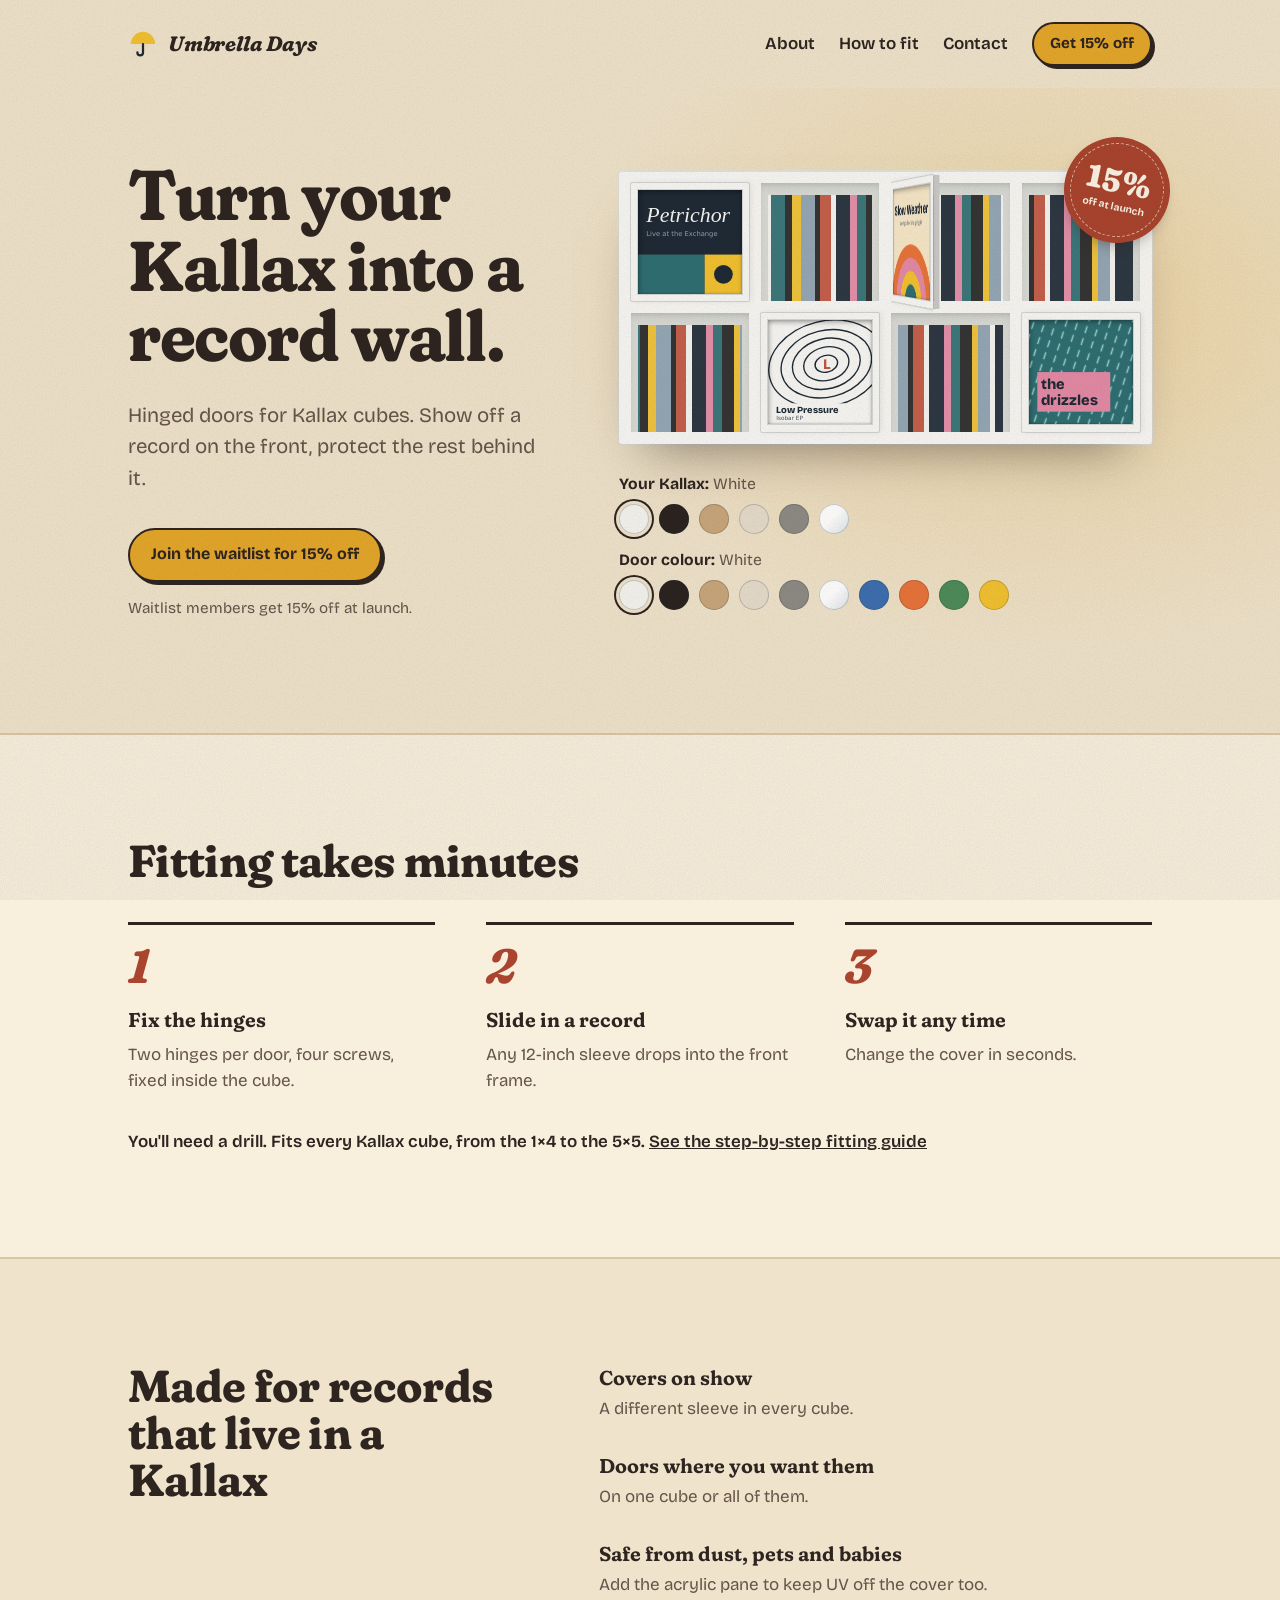
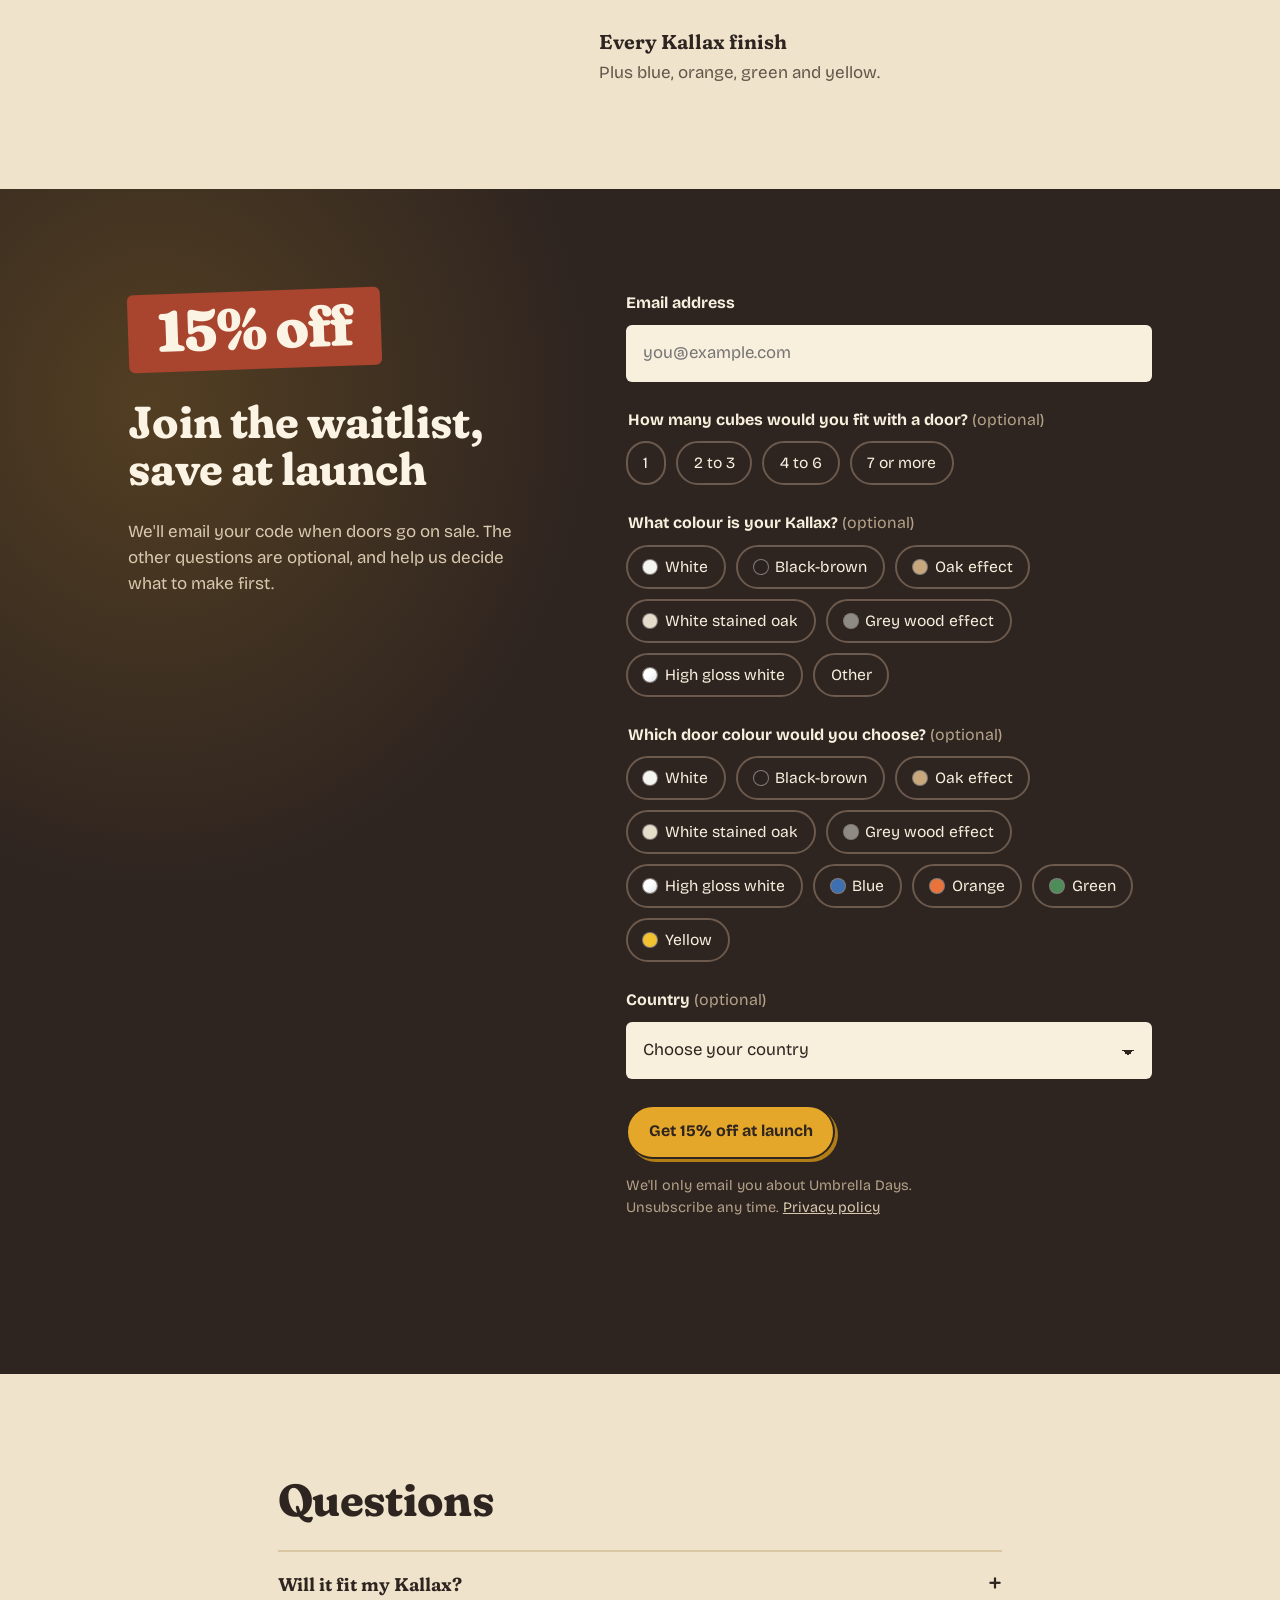
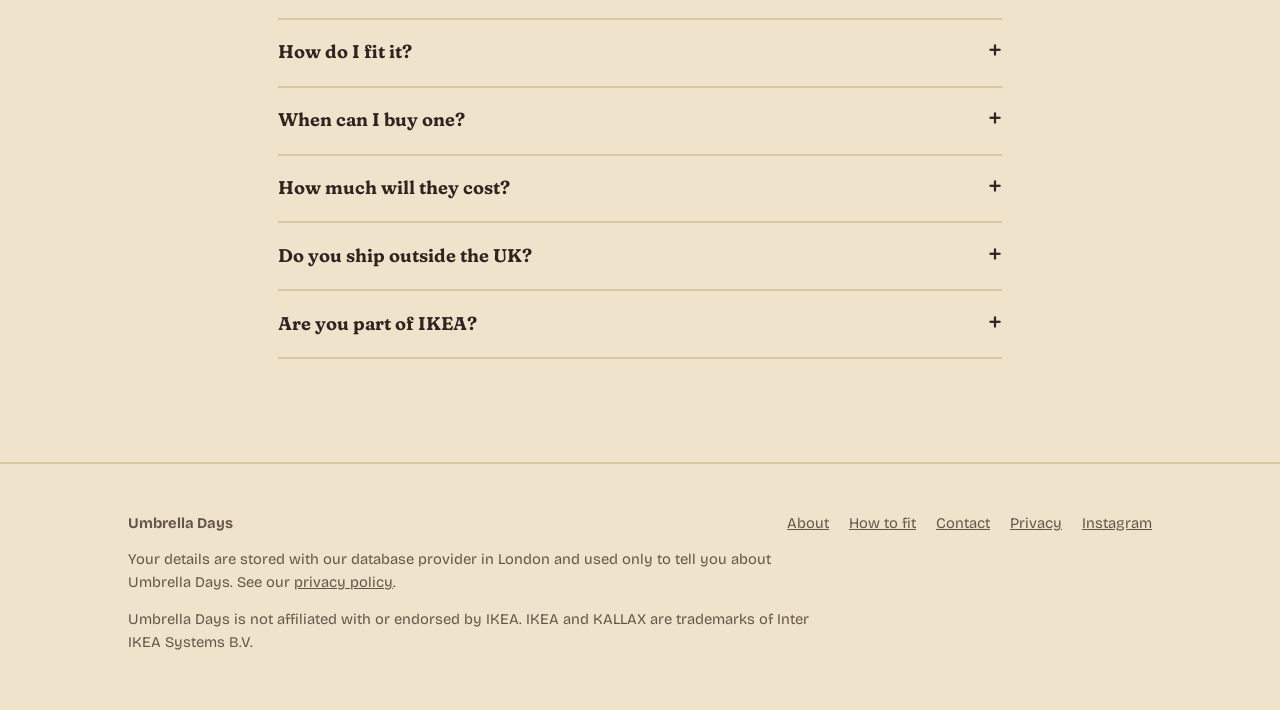
<file: index.html>
<!doctype html>
<html lang="en-GB">
<head>
<meta charset="utf-8">
<meta name="viewport" content="width=device-width, initial-scale=1">
<title>Umbrella Days — Record display doors for IKEA Kallax</title>
<meta name="description" content="Hinged doors for IKEA Kallax cubes that frame a vinyl record on the front and keep the records behind them dust-free. Join the waitlist.">
<meta property="og:title" content="Umbrella Days — Turn your Kallax into a record wall">
<meta property="og:description" content="Hinged doors for Kallax cubes that frame an LP and keep dust off your records. Join the waitlist.">
<meta property="og:type" content="website">
<meta property="og:url" content="https://umbrelladays.com/">
<link rel="icon" href="data:image/svg+xml,%3Csvg xmlns='http://www.w3.org/2000/svg' viewBox='0 0 32 32'%3E%3Cpath d='M3 16a13 13 0 0 1 26 0z' fill='%23F2C230'/%3E%3Cpath d='M16 16v9a3 3 0 0 1-6 0' fill='none' stroke='%231F2A36' stroke-width='2.4' stroke-linecap='round'/%3E%3C/svg%3E">
<link rel="preconnect" href="https://fonts.googleapis.com">
<link rel="preconnect" href="https://fonts.gstatic.com" crossorigin>
<link href="https://fonts.googleapis.com/css2?family=Bricolage+Grotesque:opsz,wght@12..96,400..800&family=Fraunces:ital,opsz,wght,SOFT,WONK@0,9..144,400..900,0..100,0..1;1,9..144,400..900,0..100,0..1&display=swap" rel="stylesheet">
<style>
  :root {
    /* Cosy retro palette: aged paper, warm brown-black ink, mustard, deep teal, brick */
    --rain: #EFE3CB;
    --rain-deep: #D9C6A3;
    --ink: #2E2420;
    --ink-soft: #66554A;
    --cream: #F8EFDD;
    --night: #2E2420;
    --brick: #A9442E;
    --kallax: #F7F7F4;
    --kallax-edge: #E2E2DC;
    --cube-inside: #D9DBD6;
    --yellow: #E4A72A;
    --yellow-deep: #B07D16;
    --teal: #2F5F5C;
    --pink: #E48AA6;
    --vinyl: #262626;
    --error: #A3261B;
    --radius: 6px;
    --gutter: clamp(16px, 4vw, 48px);
  }
  * { box-sizing: border-box; }
  html { scroll-behavior: smooth; }
  body {
    margin: 0;
    background: var(--rain);
    color: var(--ink);
    font-family: "Bricolage Grotesque", system-ui, sans-serif;
    font-optical-sizing: auto;
    font-size: 1.0625rem;
    line-height: 1.55;
    -webkit-font-smoothing: antialiased;
  }
  a { color: inherit; }
  :focus-visible { outline: 3px solid var(--ink); outline-offset: 3px; }
  .wrap { max-width: 1120px; margin: 0 auto; padding: 0 var(--gutter); }

  /* Header */
  header.site { padding: 22px 0; }
  header.site .wrap { display: flex; align-items: center; justify-content: space-between; gap: 16px; }
  .brand { display: flex; align-items: center; gap: 10px; font-weight: 700; font-size: 1.2rem; text-decoration: none; letter-spacing: -0.01em; }
  .brand svg { width: 30px; height: 30px; }
  .btn {
    display: inline-block; border: 0; cursor: pointer;
    background: var(--yellow); color: var(--ink);
    font: inherit; font-weight: 700; font-size: 1rem;
    padding: 0.8em 1.3em; border-radius: 999px; text-decoration: none;
    box-shadow: 0 2px 0 var(--yellow-deep);
    transition: transform .12s ease, box-shadow .12s ease;
  }
  .btn:hover { transform: translateY(-1px); box-shadow: 0 3px 0 var(--yellow-deep); }
  .btn:active { transform: translateY(1px); box-shadow: 0 1px 0 var(--yellow-deep); }
  .btn[disabled] { opacity: .6; cursor: progress; }
  .btn-small { padding: .55em 1.05em; font-size: .95rem; }
  .site-nav { display: flex; align-items: center; gap: clamp(14px, 2.5vw, 24px); }
  .site-nav .text-link { font-weight: 600; text-decoration: none; }
  .site-nav .text-link:hover { text-decoration: underline; text-underline-offset: 4px; }
  .foot-links { display: flex; flex-wrap: wrap; gap: 8px 20px; }
  .brand, .site-nav a { white-space: nowrap; }
  @media (max-width: 520px) { .site-nav .text-link.hide-sm { display: none; } .site-nav { gap: 14px; } .brand { font-size: 1.08rem; } }

  /* Hero */
  .hero { padding: clamp(24px, 6vw, 72px) 0 clamp(56px, 9vw, 112px); }
  .hero .wrap { display: grid; grid-template-columns: 1fr 1.25fr; gap: clamp(32px, 5vw, 64px); align-items: center; }
  h1 {
    font-size: clamp(2.6rem, 5.6vw, 4.4rem);
    line-height: .98; letter-spacing: -0.035em; font-weight: 800;
    margin: 0 0 .4em; max-width: 11ch;
  }
  .lede { font-size: clamp(1.1rem, 1.6vw, 1.3rem); color: var(--ink-soft); max-width: 34ch; margin: 0 0 1.6em; }
  .hero-note { font-size: .95rem; color: var(--ink-soft); margin: 1em 0 0; max-width: 40ch; }

  /* Kallax illustration */
  .kallax {
    --gap: clamp(6px, 1.3vw, 12px);
    --frame: var(--kallax); --frame-edge: var(--kallax-edge); --inside: var(--cube-inside); --door: var(--kallax);
    width: 100%;
    background: var(--frame);
    transition: background-color .3s ease;
    padding: var(--gap); display: grid; grid-template-columns: repeat(4, 1fr); gap: var(--gap);
    border-radius: 3px;
    box-shadow: 0 1px 0 var(--frame-edge) inset, 0 30px 50px -28px rgba(31,42,54,.45), 0 0 0 1px var(--frame-edge);
    position: relative;
  }
  .cube {
    position: relative; aspect-ratio: 1; background: var(--inside); perspective: 900px;
    box-shadow: inset 0 6px 10px -6px rgba(0,0,0,.25);
  }
  .spines {
    position: absolute; inset: 10% 6% 0 6%;
    background:
      linear-gradient(90deg,
        #1F2A36 0 7%, #E48AA6 7% 11%, #F7F7F4 11% 16%, #2F6F73 16% 24%, #262626 24% 28%,
        #F2C230 28% 33%, #8FA3B3 33% 41%, #262626 41% 44%, #C2563F 44% 50%, #F7F7F4 50% 53%,
        #1F2A36 53% 61%, #E48AA6 61% 65%, #2F6F73 65% 70%, #262626 70% 77%, #F2C230 77% 80%,
        #8FA3B3 80% 87%, #F7F7F4 87% 90%, #1F2A36 90% 100%);
    background-size: 170% 100%;
    background-position: var(--shift, 0%) 0;
    opacity: .92;
  }
  .door {
    position: absolute; inset: 0; border: 0; padding: 0; cursor: pointer;
    background: var(--door);
    transform-origin: left center; transform-style: preserve-3d;
    transition: transform 1.3s cubic-bezier(.3,.7,.2,1), background-color .3s ease;
    box-shadow: 0 0 0 1px rgba(31,42,54,.14), 2px 0 6px rgba(0,0,0,.08);
    border-radius: 1px;
  }
  .door.open { transform: rotateY(-68deg); }
  /* Each door is a solid block: the front face is the button, and these three
     faces give it depth going back into the cube. They only come into view as
     the door swings open. --t is the door thickness, set in px by script. */
  .edge { position: absolute; display: block; pointer-events: none; background: var(--door); }
  .edge::after { content: ""; position: absolute; inset: 0; }
  .edge-r { top: 0; right: 0; width: var(--t, 8px); height: 100%; transform-origin: right center; transform: rotateY(-90deg); }
  .edge-t { top: 0; left: 0; width: 100%; height: var(--t, 8px); transform-origin: center top; transform: rotateX(-90deg); }
  .edge-b { bottom: 0; left: 0; width: 100%; height: var(--t, 8px); transform-origin: center bottom; transform: rotateX(90deg); }
  .edge-r::after { background: rgba(0,0,0,.18); }
  .edge-t::after { background: rgba(255,255,255,.12); }
  .edge-b::after { background: rgba(0,0,0,.32); }
  .sleeve {
    position: absolute; inset: 6%; overflow: hidden;
    box-shadow: 0 0 0 1px rgba(31,42,54,.15);
  }
  /* The cover sits recessed behind the frame's lip. */
  .sleeve::after {
    content: ""; position: absolute; inset: 0; pointer-events: none;
    box-shadow: inset 0 3px 5px -1px rgba(0,0,0,.35), inset 3px 0 5px -2px rgba(0,0,0,.22), inset -1px -1px 2px rgba(0,0,0,.12);
  }
  .sleeve svg { display: block; width: 100%; height: 100%; }

  /* Colour pickers under the Kallax drawing */
  .hero-visual { width: min(600px, 100%); margin-left: auto; }
  .picker { margin-top: 28px; display: grid; gap: 14px; }
  .picker-row { display: flex; flex-direction: column; align-items: flex-start; gap: 8px; }
  .picker-label { font-weight: 700; font-size: .98rem; }
  .picker-label output { font-weight: 400; color: var(--ink-soft); }
  .swatches { display: flex; flex-wrap: wrap; gap: 10px; }
  .sw { position: relative; display: block; }
  .sw input { position: absolute; inset: 0; margin: 0; opacity: 0; cursor: pointer; }
  .sw .dot {
    display: block; width: 30px; height: 30px; border-radius: 50%; background: var(--c);
    box-shadow: inset 0 0 0 1px rgba(31,42,54,.22);
    transition: box-shadow .15s ease;
  }
  .sw input:checked + .dot { box-shadow: inset 0 0 0 1px rgba(31,42,54,.22), 0 0 0 3px var(--rain), 0 0 0 5px var(--ink); }
  .sw input:focus-visible + .dot { outline: 3px solid var(--ink); outline-offset: 5px; }
  .vh { position: absolute; width: 1px; height: 1px; overflow: hidden; clip: rect(0 0 0 0); white-space: nowrap; }

  /* Sections */
  section { padding: clamp(56px, 8vw, 104px) 0; }
  h2 { font-size: clamp(1.9rem, 3.6vw, 2.8rem); line-height: 1.05; letter-spacing: -0.025em; font-weight: 800; margin: 0 0 .6em; max-width: 20ch; }
  h3 { font-size: 1.25rem; letter-spacing: -0.01em; margin: 0 0 .35em; font-weight: 700; }
  p { margin: 0 0 1em; }

  .steps { background: var(--kallax); }
  .steps ol { list-style: none; padding: 0; margin: 2.2em 0 0; display: grid; grid-template-columns: repeat(3, 1fr); gap: clamp(24px, 4vw, 56px); counter-reset: step; }
  .steps li { counter-increment: step; border-top: 3px solid var(--ink); padding-top: 1em; }
  .steps li::before { content: counter(step); display: block; font-size: 3rem; font-weight: 800; line-height: 1; margin-bottom: .3em; color: var(--teal); }
  .steps li p { color: var(--ink-soft); max-width: 30ch; margin: 0; }

  .why .wrap { display: grid; grid-template-columns: 1fr 1.4fr; gap: clamp(32px, 6vw, 80px); align-items: start; }
  .why dl { margin: 0; display: grid; gap: 1.6em; }
  .why dt { font-weight: 700; font-size: 1.25rem; letter-spacing: -0.01em; }
  .why dd { margin: .2em 0 0; color: var(--ink-soft); max-width: 46ch; }

  /* Waitlist */
  .waitlist { background: var(--ink); color: var(--kallax); }
  .waitlist .wrap { display: grid; grid-template-columns: 1fr 1.25fr; gap: clamp(32px, 6vw, 80px); }
  .waitlist h2 { color: #fff; }
  .waitlist .intro p { color: #B9C4CF; max-width: 36ch; }
  .waitlist .intro .offer {
    display: inline-block; margin: 0 0 .5em; padding: .15em .5em .2em;
    background: var(--yellow); color: var(--ink); border-radius: var(--radius);
    font-size: clamp(2.4rem, 5vw, 3.6rem); font-weight: 800; line-height: 1; letter-spacing: -0.03em;
    transform: rotate(-2deg);
  }
  .install-note { margin: 2em 0 0; font-weight: 600; }
  form { display: grid; gap: 26px; }
  fieldset { border: 0; padding: 0; margin: 0; min-width: 0; }
  legend, label.field-label { display: block; font-weight: 700; margin-bottom: .55em; font-size: 1rem; }
  .optional { font-weight: 400; color: #8FA3B3; }
  input[type=email], select {
    width: 100%; font: inherit; font-size: 1.05rem; color: var(--ink);
    background: var(--kallax); border: 2px solid transparent; border-radius: var(--radius);
    padding: .8em .9em;
  }
  input[type=email]:focus, select:focus { outline: none; border-color: var(--yellow); }
  input[type=email][aria-invalid=true] { border-color: #F08A7E; }
  select { appearance: none; background-image: linear-gradient(45deg, transparent 50%, var(--ink) 50%), linear-gradient(135deg, var(--ink) 50%, transparent 50%); background-position: calc(100% - 22px) 55%, calc(100% - 16px) 55%; background-size: 6px 6px; background-repeat: no-repeat; padding-right: 2.6em; }
  .chips { display: flex; flex-wrap: wrap; gap: 10px; }
  .chip { position: relative; }
  .chip input { position: absolute; opacity: 0; inset: 0; margin: 0; cursor: pointer; }
  .chip span {
    display: inline-flex; align-items: center; gap: .5em;
    padding: .5em 1em; border-radius: 999px; border: 2px solid #4A5866;
    font-size: .98rem; transition: background .15s, border-color .15s, color .15s;
  }
  .chip input:checked + span { background: var(--yellow); border-color: var(--yellow); color: var(--ink); font-weight: 700; }
  .chip input:focus-visible + span { outline: 3px solid var(--yellow); outline-offset: 2px; }
  .swatch { width: 14px; height: 14px; border-radius: 50%; box-shadow: 0 0 0 1px rgba(255,255,255,.4); }
  .hp { position: absolute; left: -9999px; width: 1px; height: 1px; overflow: hidden; }
  .form-foot { display: flex; flex-wrap: wrap; align-items: center; gap: 16px 24px; }
  .consent { font-size: .9rem; color: #8FA3B3; margin: 0; max-width: 40ch; }
  .msg { margin: 0; font-weight: 600; min-height: 1.5em; }
  .msg.error { color: #F7A89E; }
  .success { display: none; }
  .success.show { display: block; }
  .success h3 { font-size: 1.8rem; color: var(--yellow); margin-bottom: .4em; letter-spacing: -0.02em; }
  .success p { color: #B9C4CF; max-width: 40ch; }

  /* FAQ */
  .faq .wrap { max-width: 820px; }
  details { border-top: 2px solid var(--rain-deep); padding: 1.1em 0; }
  details:last-of-type { border-bottom: 2px solid var(--rain-deep); }
  summary { cursor: pointer; font-weight: 700; font-size: 1.15rem; list-style: none; display: flex; justify-content: space-between; gap: 16px; }
  summary::-webkit-details-marker { display: none; }
  summary::after { content: "+"; font-size: 1.5rem; line-height: 1; transition: transform .2s; }
  details[open] summary::after { transform: rotate(45deg); }
  details p { color: var(--ink-soft); margin: .7em 0 0; max-width: 60ch; }

  footer { padding: 48px 0 56px; font-size: .92rem; color: var(--ink-soft); }
  footer .wrap { display: grid; gap: 14px; }
  footer .row { display: flex; flex-wrap: wrap; justify-content: space-between; gap: 12px; }
  footer p { margin: 0; max-width: 70ch; }

  @media (max-width: 860px) {
    .hero .wrap, .why .wrap, .waitlist .wrap { grid-template-columns: 1fr; }
    .hero-visual { margin: 0 auto; width: 100%; }    .steps ol { grid-template-columns: 1fr; }
  }
  @media (prefers-reduced-motion: reduce) {
    html { scroll-behavior: auto; }
    .door, .btn, .chip span, summary::after { transition: none; }
  }

  /* ---------- Cosy retro theme ---------- */
  /* Paper grain over everything */
  body::after {
    content: ""; position: fixed; inset: 0; pointer-events: none; z-index: 100;
    background-image: url("data:image/svg+xml;utf8,<svg xmlns='http://www.w3.org/2000/svg' width='220' height='220'><filter id='n'><feTurbulence type='fractalNoise' baseFrequency='.9' numOctaves='3' stitchTiles='stitch'/><feColorMatrix values='0 0 0 0 .18 0 0 0 0 .13 0 0 0 0 .09 0 0 0 .6 0'/></filter><rect width='100%' height='100%' filter='url(%23n)'/></svg>");
    opacity: .2; mix-blend-mode: multiply;
  }
  /* Soft serif with 70s curves for headings */
  h1, h2, h3, .brand, .why dt, summary, .steps li::before, .waitlist .intro .offer, .success h3, .sticker {
    font-family: "Fraunces", Georgia, serif;
    font-variation-settings: "SOFT" 100, "WONK" 1;
  }
  h1 { font-weight: 700; letter-spacing: -0.02em; line-height: 1; }
  h2 { font-weight: 700; letter-spacing: -0.015em; }
  h3, .why dt, summary { font-weight: 650; letter-spacing: 0; }
  .brand { font-style: italic; font-weight: 700; font-size: 1.3rem; letter-spacing: -0.01em; }
  .steps li::before { font-weight: 700; font-style: italic; color: var(--brick); }

  /* Warm lamp glow behind the hero */
  .hero { background: radial-gradient(ellipse 55% 75% at 82% 35%, rgba(228,167,42,.24), transparent 70%); }

  /* Chunky record-shop buttons */
  .btn {
    border: 2px solid var(--ink); box-shadow: 3px 3px 0 var(--ink);
  }
  .btn:hover { transform: translate(-1px, -1px); box-shadow: 4px 4px 0 var(--ink); }
  .btn:active { transform: translate(2px, 2px); box-shadow: 1px 1px 0 var(--ink); }

  /* Sale sticker slapped on the shelf */
  .hero-visual { position: relative; }
  .sticker {
    position: absolute; top: -34px; right: -18px; z-index: 3;
    width: 106px; height: 106px; border-radius: 50%;
    display: grid; place-items: center; text-align: center;
    background: var(--brick); color: #FBF3E4;
    font-weight: 800; font-size: 2rem; line-height: .9;
    transform: rotate(12deg);
    box-shadow: 0 8px 16px -8px rgba(46,36,32,.55);
  }
  .sticker::before { content: ""; position: absolute; inset: 6px; border-radius: 50%; border: 1.5px dashed rgba(251,243,228,.65); }
  .sticker small { display: block; margin-top: 5px; font-family: "Bricolage Grotesque", system-ui, sans-serif; font-size: .64rem; font-weight: 700; letter-spacing: .01em; line-height: 1.1; }
  @media (max-width: 860px) { .sticker { top: -30px; right: -4px; width: 88px; height: 88px; font-size: 1.65rem; } }

  /* Sections */
  .steps { background: var(--cream); border-block: 2px solid var(--rain-deep); }
  .waitlist {
    background: radial-gradient(ellipse 50% 60% at 12% 18%, rgba(228,167,42,.2), transparent 70%), var(--night);
    color: var(--cream);
  }
  .waitlist h2 { color: #FBF3E4; }
  .waitlist .intro p, .success p { color: #D8C9AF; }
  .optional, .consent { color: #B3A288; }
  .consent a { color: #D8C9AF; }
  .chip span { border-color: #6B5A4D; }
  input[type=email], select { background-color: var(--cream); }
  .waitlist .btn { border-color: var(--ink); box-shadow: 3px 3px 0 var(--yellow-deep); }
  .waitlist .btn:hover { box-shadow: 4px 4px 0 var(--yellow-deep); }
  .waitlist .btn:active { box-shadow: 1px 1px 0 var(--yellow-deep); }
  .waitlist .intro .offer { font-weight: 800; background: var(--brick); color: #FBF3E4; }
  .kallax { box-shadow: 0 1px 0 var(--frame-edge) inset, 0 30px 50px -28px rgba(46,36,32,.55), 0 0 0 1px var(--frame-edge); }
  footer { border-top: 2px solid var(--rain-deep); }
</style>
</head>
<body>

<header class="site">
  <div class="wrap">
    <a class="brand" href="#top" aria-label="Umbrella Days home">
      <svg viewBox="0 0 32 32" aria-hidden="true"><path d="M3 16a13 13 0 0 1 26 0z" fill="#F2C230"/><path d="M16 16v9a3 3 0 0 1-6 0" fill="none" stroke="#1F2A36" stroke-width="2.4" stroke-linecap="round"/></svg>
      Umbrella Days
    </a>
    <nav class="site-nav" aria-label="Main">
      <a class="text-link" href="/about/">About</a>
      <a class="text-link hide-sm" href="/install/">How to fit</a>
      <a class="text-link hide-sm" href="/contact/">Contact</a>
      <a class="btn btn-small" href="#waitlist">Get 15% off</a>
    </nav>
  </div>
</header>

<main id="top">
  <div class="hero">
    <div class="wrap">
      <div>
        <h1>Turn your Kallax into a record wall.</h1>
        <p class="lede">Hinged doors for Kallax cubes. Show off a record on the front, protect the rest behind it.</p>
        <a class="btn" href="#waitlist">Join the waitlist for 15% off</a>
        <p class="hero-note">Waitlist members get 15% off at launch.</p>
      </div>
      <div class="hero-visual">
      <div class="sticker" aria-hidden="true"><span>15%<small>off at launch</small></span></div>
      <div class="kallax" role="img" aria-label="Illustration of an eight-cube Kallax unit with doors on four of the cubes, each door displaying a record sleeve. The other four cubes are open, with records stored on their edges.">
        <!-- Top row -->
        <div class="cube"><div class="spines" style="--shift:0%"></div><button class="door" type="button" tabindex="-1" aria-hidden="true"><span class="sleeve">
          <svg viewBox="0 0 100 100" preserveAspectRatio="xMidYMid slice">
            <rect width="100" height="100" fill="#1F2A36"/>
            <rect x="0" y="62" width="64" height="38" fill="#2F6F73"/>
            <rect x="64" y="62" width="36" height="38" fill="#F2C230"/>
            <circle cx="82" cy="81" r="9" fill="#1F2A36"/>
            <text x="8" y="31" font-family="Georgia, serif" font-style="italic" font-size="21" fill="#F7F7F4">Petrichor</text>
            <text x="8" y="44" font-family="system-ui, sans-serif" font-size="6.5" fill="#8FA3B3">Live at the Exchange</text>
          </svg></span></button></div>
        <div class="cube"><div class="spines" style="--shift:35%"></div></div>
        <div class="cube"><div class="spines" style="--shift:70%"></div><button class="door" type="button" tabindex="-1" aria-hidden="true" data-auto-open><span class="sleeve">
          <svg viewBox="0 0 100 100" preserveAspectRatio="xMidYMid slice">
            <rect width="100" height="100" fill="#F6E7C8"/>
            <circle cx="50" cy="104" r="52" fill="#E8743B"/>
            <circle cx="50" cy="104" r="40" fill="#E48AA6"/>
            <circle cx="50" cy="104" r="28" fill="#F2C230"/>
            <circle cx="50" cy="104" r="16" fill="#2F6F73"/>
            <text x="50" y="25" text-anchor="middle" font-family="'Bricolage Grotesque', system-ui, sans-serif" font-weight="800" font-size="13" fill="#1F2A36">Slow Weather</text>
            <text x="50" y="35" text-anchor="middle" font-family="'Bricolage Grotesque', system-ui, sans-serif" font-size="6" fill="#4A5866">songs for staying in</text>
          </svg></span></button></div>
        <div class="cube"><div class="spines" style="--shift:100%"></div></div>
        <!-- Bottom row -->
        <div class="cube"><div class="spines" style="--shift:55%"></div></div>
        <div class="cube"><div class="spines" style="--shift:15%"></div><button class="door" type="button" tabindex="-1" aria-hidden="true"><span class="sleeve">
          <svg viewBox="0 0 100 100" preserveAspectRatio="xMidYMid slice">
            <rect width="100" height="100" fill="#F7F7F4"/>
            <g fill="none" stroke="#1F2A36" stroke-width="1.3" transform="rotate(-14 56 42)">
              <ellipse cx="56" cy="42" rx="11" ry="8"/>
              <ellipse cx="56" cy="42" rx="22" ry="16"/>
              <ellipse cx="56" cy="42" rx="33" ry="24"/>
              <ellipse cx="56" cy="42" rx="44" ry="32"/>
              <ellipse cx="56" cy="42" rx="56" ry="41"/>
            </g>
            <text x="56" y="47" text-anchor="middle" font-family="'Bricolage Grotesque', system-ui, sans-serif" font-weight="800" font-size="14" fill="#C2563F">L</text>
            <rect x="0" y="80" width="100" height="20" fill="#F7F7F4"/>
            <text x="8" y="89" font-family="'Bricolage Grotesque', system-ui, sans-serif" font-weight="800" font-size="9" fill="#1F2A36">Low Pressure</text>
            <text x="8" y="96" font-family="system-ui, sans-serif" font-size="5.5" fill="#4A5866">Isobar EP</text>
          </svg></span></button></div>
        <div class="cube"><div class="spines" style="--shift:85%"></div></div>
        <div class="cube"><div class="spines" style="--shift:45%"></div><button class="door" type="button" tabindex="-1" aria-hidden="true"><span class="sleeve">
          <svg viewBox="0 0 100 100" preserveAspectRatio="xMidYMid slice">
            <defs>
              <pattern id="rain" width="10" height="12" patternUnits="userSpaceOnUse" patternTransform="rotate(18)">
                <line x1="5" y1="1" x2="5" y2="7" stroke="#9FD0CF" stroke-width="1.4" stroke-linecap="round"/>
              </pattern>
            </defs>
            <rect width="100" height="100" fill="#2F6F73"/>
            <rect width="100" height="100" fill="url(#rain)"/>
            <rect x="8" y="50" width="70" height="38" fill="#E48AA6"/>
            <text x="12" y="66" font-family="'Bricolage Grotesque', system-ui, sans-serif" font-weight="800" font-size="14" fill="#1F2A36">the</text>
            <text x="12" y="82" font-family="'Bricolage Grotesque', system-ui, sans-serif" font-weight="800" font-size="14" fill="#1F2A36">drizzles</text>
          </svg></span></button></div>
      </div>
      <div class="picker">
        <fieldset class="picker-row">
          <legend class="vh">Your Kallax colour</legend>
          <span class="picker-label" aria-hidden="true">Your Kallax: <output id="kallax-name">White</output></span>
          <div class="swatches">
            <label class="sw" title="White"><input type="radio" name="hero_kallax" value="white" checked><span class="dot" style="--c:#F4F4F0"></span><span class="vh">White</span></label>
            <label class="sw" title="Black-brown"><input type="radio" name="hero_kallax" value="black_brown"><span class="dot" style="--c:#2A2320"></span><span class="vh">Black-brown</span></label>
            <label class="sw" title="Oak effect"><input type="radio" name="hero_kallax" value="oak_effect"><span class="dot" style="--c:#C9A77C"></span><span class="vh">Oak effect</span></label>
            <label class="sw" title="White stained oak"><input type="radio" name="hero_kallax" value="white_stained_oak"><span class="dot" style="--c:#E6DCCB"></span><span class="vh">White stained oak</span></label>
            <label class="sw" title="Grey wood effect"><input type="radio" name="hero_kallax" value="grey_wood_effect"><span class="dot" style="--c:#8E8B85"></span><span class="vh">Grey wood effect</span></label>
            <label class="sw" title="High gloss white"><input type="radio" name="hero_kallax" value="high_gloss_white"><span class="dot" style="--c:linear-gradient(135deg,#fff 45%,#DDE2E7)"></span><span class="vh">High gloss white</span></label>
          </div>
        </fieldset>
        <fieldset class="picker-row">
          <legend class="vh">Door colour</legend>
          <span class="picker-label" aria-hidden="true">Door colour: <output id="door-name">White</output></span>
          <div class="swatches">
            <label class="sw" title="White"><input type="radio" name="hero_door" value="white" checked><span class="dot" style="--c:#F4F4F0"></span><span class="vh">White</span></label>
            <label class="sw" title="Black-brown"><input type="radio" name="hero_door" value="black_brown"><span class="dot" style="--c:#2A2320"></span><span class="vh">Black-brown</span></label>
            <label class="sw" title="Oak effect"><input type="radio" name="hero_door" value="oak_effect"><span class="dot" style="--c:#C9A77C"></span><span class="vh">Oak effect</span></label>
            <label class="sw" title="White stained oak"><input type="radio" name="hero_door" value="white_stained_oak"><span class="dot" style="--c:#E6DCCB"></span><span class="vh">White stained oak</span></label>
            <label class="sw" title="Grey wood effect"><input type="radio" name="hero_door" value="grey_wood_effect"><span class="dot" style="--c:#8E8B85"></span><span class="vh">Grey wood effect</span></label>
            <label class="sw" title="High gloss white"><input type="radio" name="hero_door" value="high_gloss_white"><span class="dot" style="--c:linear-gradient(135deg,#fff 45%,#DDE2E7)"></span><span class="vh">High gloss white</span></label>
            <label class="sw" title="Blue"><input type="radio" name="hero_door" value="blue"><span class="dot" style="--c:#3E6FB0"></span><span class="vh">Blue</span></label>
            <label class="sw" title="Orange"><input type="radio" name="hero_door" value="orange"><span class="dot" style="--c:#E8743B"></span><span class="vh">Orange</span></label>
            <label class="sw" title="Green"><input type="radio" name="hero_door" value="green"><span class="dot" style="--c:#4E8C5A"></span><span class="vh">Green</span></label>
            <label class="sw" title="Yellow"><input type="radio" name="hero_door" value="yellow"><span class="dot" style="--c:#F2C230"></span><span class="vh">Yellow</span></label>
          </div>
        </fieldset>
      </div>
      </div>
    </div>
  </div>

  <section class="steps" aria-labelledby="how-title">
    <div class="wrap">
      <h2 id="how-title">Fitting takes minutes</h2>
      <ol>
        <li><h3>Fix the hinges</h3><p>Two hinges per door, four screws, fixed inside the cube.</p></li>
        <li><h3>Slide in a record</h3><p>Any 12-inch sleeve drops into the front frame.</p></li>
        <li><h3>Swap it any time</h3><p>Change the cover in seconds.</p></li>
      </ol>
      <p class="install-note">You'll need a drill. Fits every Kallax cube, from the 1×4 to the 5×5. <a href="/install/">See the step-by-step fitting guide</a></p>
    </div>
  </section>

  <section class="why" aria-labelledby="why-title">
    <div class="wrap">
      <h2 id="why-title">Made for records that live in a Kallax</h2>
      <dl>
        <div><dt>Covers on show</dt><dd>A different sleeve in every cube.</dd></div>
        <div><dt>Doors where you want them</dt><dd>On one cube or all of them.</dd></div>
        <div><dt>Safe from dust, pets and babies</dt><dd>Add the acrylic pane to keep UV off the cover too.</dd></div>
        <div><dt>Every Kallax finish</dt><dd>Plus blue, orange, green and yellow.</dd></div>
      </dl>
    </div>
  </section>

  <section class="waitlist" id="waitlist" aria-labelledby="waitlist-title">
    <div class="wrap">
      <div class="intro">
        <p class="offer">15% off</p>
        <h2 id="waitlist-title">Join the waitlist, save at launch</h2>
        <p>We'll email your code when doors go on sale. The other questions are optional, and help us decide what to make first.</p>
      </div>

      <div>
        <form id="waitlist-form" novalidate>
          <div>
            <label class="field-label" for="email">Email address</label>
            <input type="email" id="email" name="email" autocomplete="email" required maxlength="254" placeholder="you@example.com">
          </div>

          <fieldset>
            <legend>How many cubes would you fit with a door? <span class="optional">(optional)</span></legend>
            <div class="chips">
              <label class="chip"><input type="radio" name="doors" value="1"><span>1</span></label>
              <label class="chip"><input type="radio" name="doors" value="2-3"><span>2 to 3</span></label>
              <label class="chip"><input type="radio" name="doors" value="4-6"><span>4 to 6</span></label>
              <label class="chip"><input type="radio" name="doors" value="7+"><span>7 or more</span></label>
            </div>
          </fieldset>

          <fieldset>
            <legend>What colour is your Kallax? <span class="optional">(optional)</span></legend>
            <div class="chips">
              <label class="chip"><input type="radio" name="colour" value="white"><span><i class="swatch" style="background:#F4F4F0"></i>White</span></label>
              <label class="chip"><input type="radio" name="colour" value="black_brown"><span><i class="swatch" style="background:#2A2320"></i>Black-brown</span></label>
              <label class="chip"><input type="radio" name="colour" value="oak_effect"><span><i class="swatch" style="background:#C9A77C"></i>Oak effect</span></label>
              <label class="chip"><input type="radio" name="colour" value="white_stained_oak"><span><i class="swatch" style="background:#E6DCCB"></i>White stained oak</span></label>
              <label class="chip"><input type="radio" name="colour" value="grey_wood_effect"><span><i class="swatch" style="background:#8E8B85"></i>Grey wood effect</span></label>
              <label class="chip"><input type="radio" name="colour" value="high_gloss_white"><span><i class="swatch" style="background:linear-gradient(135deg,#fff 45%,#DDE2E7)"></i>High gloss white</span></label>
              <label class="chip"><input type="radio" name="colour" value="other"><span>Other</span></label>
            </div>
          </fieldset>

          <fieldset>
            <legend>Which door colour would you choose? <span class="optional">(optional)</span></legend>
            <div class="chips">
              <label class="chip"><input type="radio" name="door_colour" value="white"><span><i class="swatch" style="background:#F4F4F0"></i>White</span></label>
              <label class="chip"><input type="radio" name="door_colour" value="black_brown"><span><i class="swatch" style="background:#2A2320"></i>Black-brown</span></label>
              <label class="chip"><input type="radio" name="door_colour" value="oak_effect"><span><i class="swatch" style="background:#C9A77C"></i>Oak effect</span></label>
              <label class="chip"><input type="radio" name="door_colour" value="white_stained_oak"><span><i class="swatch" style="background:#E6DCCB"></i>White stained oak</span></label>
              <label class="chip"><input type="radio" name="door_colour" value="grey_wood_effect"><span><i class="swatch" style="background:#8E8B85"></i>Grey wood effect</span></label>
              <label class="chip"><input type="radio" name="door_colour" value="high_gloss_white"><span><i class="swatch" style="background:linear-gradient(135deg,#fff 45%,#DDE2E7)"></i>High gloss white</span></label>
              <label class="chip"><input type="radio" name="door_colour" value="blue"><span><i class="swatch" style="background:#3E6FB0"></i>Blue</span></label>
              <label class="chip"><input type="radio" name="door_colour" value="orange"><span><i class="swatch" style="background:#E8743B"></i>Orange</span></label>
              <label class="chip"><input type="radio" name="door_colour" value="green"><span><i class="swatch" style="background:#4E8C5A"></i>Green</span></label>
              <label class="chip"><input type="radio" name="door_colour" value="yellow"><span><i class="swatch" style="background:#F2C230"></i>Yellow</span></label>
            </div>
          </fieldset>

          <div>
            <label class="field-label" for="country">Country <span class="optional">(optional)</span></label>
            <select id="country" name="country">
              <option value="">Choose your country</option>
              <option>United Kingdom</option>
              <option>Ireland</option>
              <option>Germany</option>
              <option>France</option>
              <option>Netherlands</option>
              <option>Belgium</option>
              <option>Spain</option>
              <option>Italy</option>
              <option>Sweden</option>
              <option>Denmark</option>
              <option>Norway</option>
              <option>United States</option>
              <option>Canada</option>
              <option>Australia</option>
              <option>Other</option>
            </select>
          </div>

          <div class="hp" aria-hidden="true">
            <label for="website">Leave this empty</label>
            <input type="text" id="website" name="website" tabindex="-1" autocomplete="off">
          </div>

          <div class="form-foot">
            <button class="btn" type="submit" id="submit-btn">Get 15% off at launch</button>
            <p class="consent">We'll only email you about Umbrella Days. Unsubscribe any time. <a href="/privacy/">Privacy policy</a></p>
          </div>
          <p class="msg" id="form-msg" role="status" aria-live="polite"></p>
        </form>

        <div class="success" id="success" role="status" aria-live="polite" tabindex="-1">
          <h3>You're on the list.</h3>
          <p>We'll email your 15% off code when doors go on sale. Follow along on Instagram at <a href="https://www.instagram.com/umbrella.days/" rel="noopener">@umbrella.days</a>.</p>
        </div>
      </div>
    </div>
  </section>

  <section class="faq" aria-labelledby="faq-title">
    <div class="wrap">
      <h2 id="faq-title">Questions</h2>
      <details>
        <summary>Will it fit my Kallax?</summary>
        <p>Yes. Every Kallax cube is the same size, from the 1×4 to the 5×5.</p>
      </details>
      <details>
        <summary>How do I fit it?</summary>
        <p>Each door fixes inside the cube with two hinges and four screws. You'll need a drill.</p>
      </details>
      <details>
        <summary>When can I buy one?</summary>
        <p>We're finalising the design. The waitlist hears first.</p>
      </details>
      <details>
        <summary>How much will they cost?</summary>
        <p>Price to be confirmed. Waitlist members get 15% off at launch.</p>
      </details>
      <details>
        <summary>Do you ship outside the UK?</summary>
        <p>We're starting in the UK. Tell us your country on the form.</p>
      </details>
      <details>
        <summary>Are you part of IKEA?</summary>
        <p>No. Umbrella Days is an independent brand.</p>
      </details>
    </div>
  </section>
</main>

<footer>
  <div class="wrap">
    <div class="row">
      <strong>Umbrella Days</strong>
      <nav class="foot-links" aria-label="Footer">
        <a href="/about/">About</a>
        <a href="/install/">How to fit</a>
        <a href="/contact/">Contact</a>
        <a href="/privacy/">Privacy</a>
        <a href="https://www.instagram.com/umbrella.days/" rel="noopener">Instagram</a>
      </nav>
    </div>
    <p>Your details are stored with our database provider in London and used only to tell you about Umbrella Days. See our <a href="/privacy/">privacy policy</a>.</p>
    <p>Umbrella Days is not affiliated with or endorsed by IKEA. IKEA and KALLAX are trademarks of Inter IKEA Systems B.V.</p>
  </div>
</footer>

<script>
  // Supabase connection. The publishable key is safe in the browser:
  // the database only lets visitors add a row, never read the list.
  const SUPABASE_URL = "https://adfhjzvojlhftomttiwm.supabase.co";
  const SUPABASE_KEY = "sb_publishable_XMPh9mFzAHGBZTZZUKZKTw_MkfEDpqu";

  // Door animation: one door swings open on load; clicking any door toggles it.
  const reduceMotion = window.matchMedia("(prefers-reduced-motion: reduce)").matches;
  document.querySelectorAll(".door").forEach((door) => {
    door.addEventListener("click", () => door.classList.toggle("open"));
    for (const side of ["r", "t", "b"]) {
      const e = document.createElement("span");
      e.className = "edge edge-" + side;
      e.setAttribute("aria-hidden", "true");
      door.appendChild(e);
    }
  });
  // Door thickness scales with the drawing: about 1.7cm on a 33cm cube.
  const kallaxBox = document.querySelector(".kallax");
  const setThickness = () => {
    const w = document.querySelector(".door")?.offsetWidth || 0;
    kallaxBox.style.setProperty("--t", Math.max(3, Math.round(w * 0.05)) + "px");
  };
  setThickness();
  if ("ResizeObserver" in window) new ResizeObserver(setThickness).observe(kallaxBox);
  const autoDoor = document.querySelector("[data-auto-open]");
  if (autoDoor) {
    if (reduceMotion) autoDoor.classList.add("open");
    else setTimeout(() => autoDoor.classList.add("open"), 700);
  }

  // Colour pickers: recolour the drawing, and keep the form's answers in step.
  // The form is only filled once someone actually picks a colour, so the
  // drawing's default of white doesn't count as an answer.
  const KALLAX = {
    white:             { label: "White",             frame: "#F7F7F4", edge: "#E2E2DC", inside: "#D9DBD6" },
    black_brown:       { label: "Black-brown",       frame: "#2A2320", edge: "#1D1815", inside: "#1E1916" },
    oak_effect:        { label: "Oak effect",        frame: "#C9A77C", edge: "#B38F63", inside: "#A88B67" },
    white_stained_oak: { label: "White stained oak", frame: "#E6DCCB", edge: "#D3C6B0", inside: "#C6BAA5" },
    grey_wood_effect:  { label: "Grey wood effect",  frame: "#8E8B85", edge: "#7A7771", inside: "#6F6C67" },
    high_gloss_white:  { label: "High gloss white",  frame: "linear-gradient(160deg,#FFFFFF 40%,#E9EDF0)", edge: "#E1E5E9", inside: "#DCDFE2" },
  };
  const DOORS = {
    white: ["White", "#F7F7F4"], black_brown: ["Black-brown", "#2A2320"],
    oak_effect: ["Oak effect", "#C9A77C"], white_stained_oak: ["White stained oak", "#E6DCCB"],
    grey_wood_effect: ["Grey wood effect", "#8E8B85"], high_gloss_white: ["High gloss white", "linear-gradient(160deg,#FFFFFF 40%,#E9EDF0)"],
    blue: ["Blue", "#3E6FB0"], orange: ["Orange", "#E8743B"], green: ["Green", "#4E8C5A"], yellow: ["Yellow", "#F2C230"],
  };
  const kallaxEl = document.querySelector(".kallax");
  const check = (name, value) => {
    const el = document.querySelector(`input[name="${name}"][value="${value}"]`);
    if (el) el.checked = true;
  };
  function setKallax(v) {
    const k = KALLAX[v]; if (!k) return;
    kallaxEl.style.setProperty("--frame", k.frame);
    kallaxEl.style.setProperty("--frame-edge", k.edge);
    kallaxEl.style.setProperty("--inside", k.inside);
    document.getElementById("kallax-name").textContent = k.label;
    check("hero_kallax", v);
  }
  function setDoor(v) {
    const d = DOORS[v]; if (!d) return;
    kallaxEl.style.setProperty("--door", d[1]);
    document.getElementById("door-name").textContent = d[0];
    check("hero_door", v);
  }
  document.addEventListener("change", (e) => {
    const { name, value } = e.target;
    if (name === "hero_kallax") { setKallax(value); check("colour", value); }
    if (name === "hero_door")   { setDoor(value);   check("door_colour", value); }
    if (name === "colour")      setKallax(value);
    if (name === "door_colour") setDoor(value);
  });

  // Waitlist form
  const form = document.getElementById("waitlist-form");
  const emailInput = document.getElementById("email");
  const msg = document.getElementById("form-msg");
  const btn = document.getElementById("submit-btn");
  const success = document.getElementById("success");
  const params = new URLSearchParams(location.search);
  const clip = (v, n) => (v ? String(v).slice(0, n) : null);

  function showSuccess() {
    form.hidden = true;
    success.classList.add("show");
    success.focus();
  }
  function showError(text) {
    msg.textContent = text;
    msg.className = "msg error";
  }

  form.addEventListener("submit", async (e) => {
    e.preventDefault();
    msg.textContent = "";
    msg.className = "msg";
    emailInput.removeAttribute("aria-invalid");

    // Bots fill the hidden field; quietly accept and discard.
    if (form.website.value) { showSuccess(); return; }

    const email = emailInput.value.trim();
    if (!/^[^@\s]+@[^@\s]+\.[^@\s]+$/.test(email)) {
      emailInput.setAttribute("aria-invalid", "true");
      emailInput.focus();
      showError("Enter an email address like you@example.com.");
      return;
    }

    const data = new FormData(form);
    const row = {
      email,
      doors: data.get("doors") || null,
      colour: data.get("colour") || null,
      door_colour: data.get("door_colour") || null,
      country: data.get("country") || null,
      utm_source: clip(params.get("utm_source"), 100),
      utm_medium: clip(params.get("utm_medium"), 100),
      utm_campaign: clip(params.get("utm_campaign"), 100),
      referrer: clip(document.referrer, 500),
    };

    btn.disabled = true;
    btn.textContent = "Joining…";
    try {
      const res = await fetch(`${SUPABASE_URL}/rest/v1/waitlist`, {
        method: "POST",
        headers: {
          apikey: SUPABASE_KEY,
          "Content-Type": "application/json",
          Prefer: "return=minimal",
        },
        body: JSON.stringify(row),
      });
      if (res.ok) { showSuccess(); return; }
      const body = await res.json().catch(() => ({}));
      if (res.status === 409 || body.code === "23505") {
        showError("That email is already on the list. We'll be in touch.");
      } else {
        showError("Your details didn't send. Check your connection and try again.");
      }
    } catch (err) {
      showError("Your details didn't send. Check your connection and try again.");
    } finally {
      btn.disabled = false;
      btn.textContent = "Join the waitlist";
    }
  });
</script>
</body>
</html>
</file>
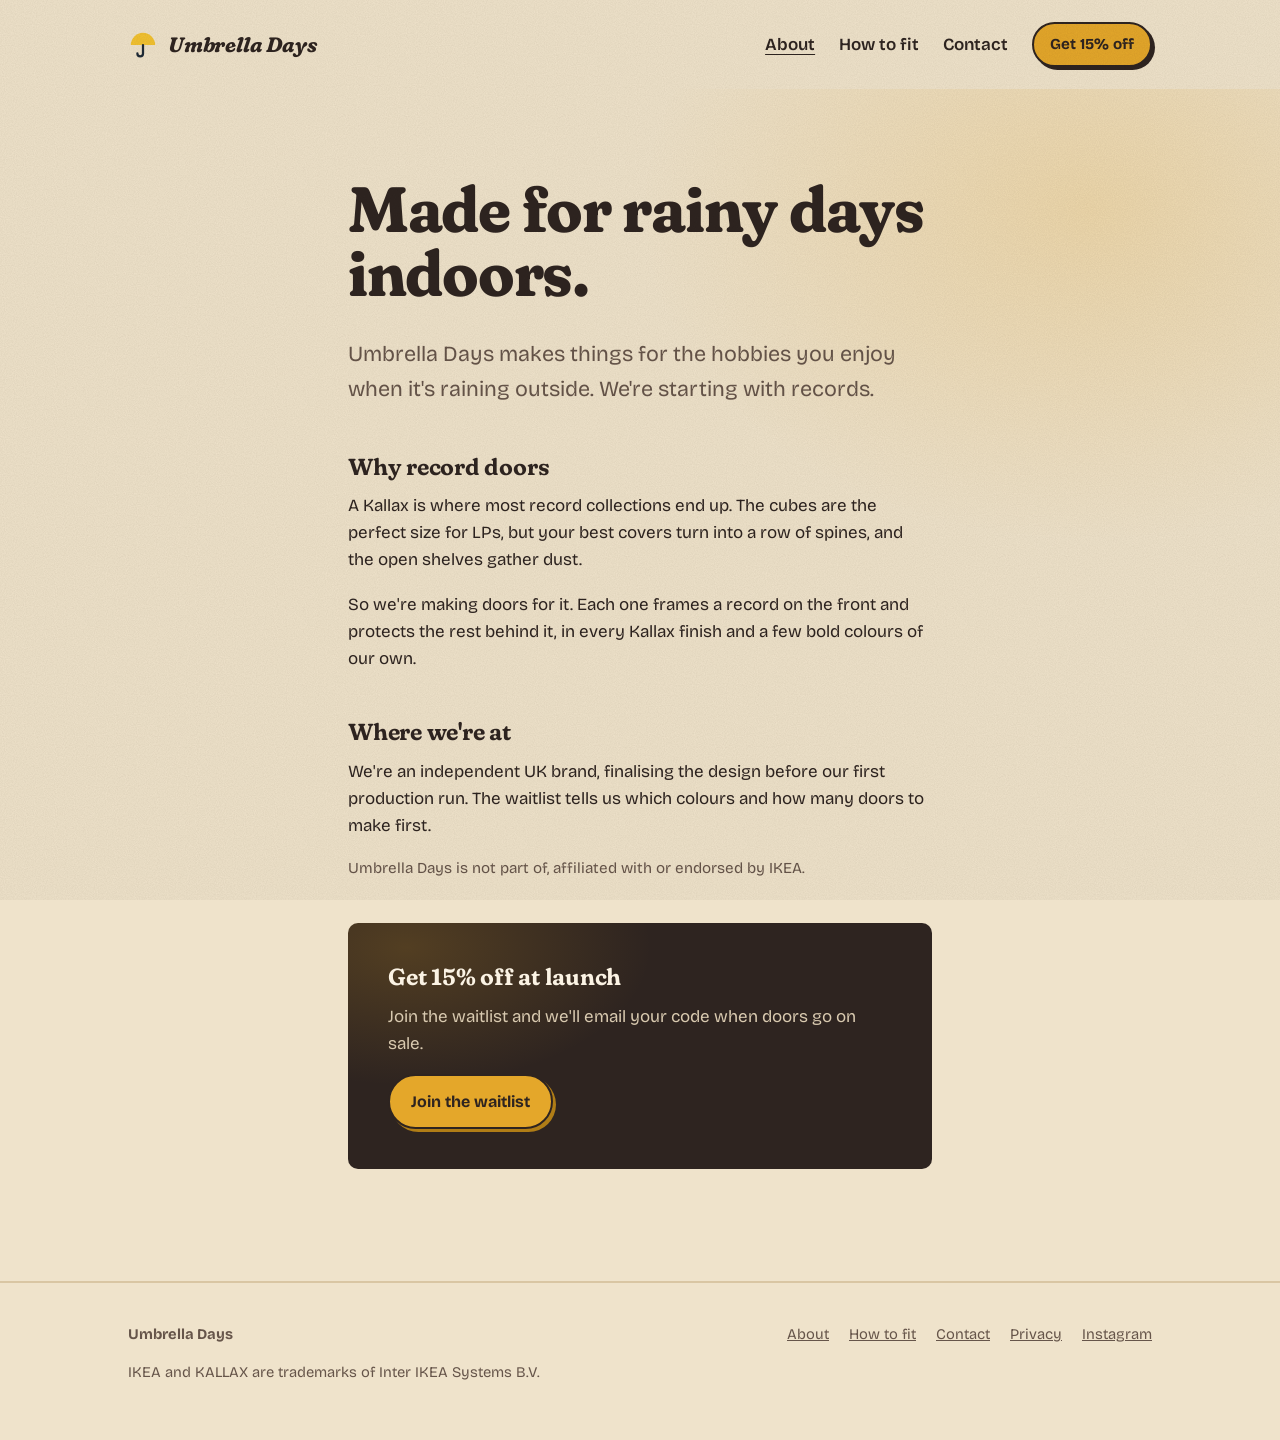
<file: about/index.html>
<!doctype html>
<html lang="en-GB">
<head>
<meta charset="utf-8">
<meta name="viewport" content="width=device-width, initial-scale=1">
<title>About Umbrella Days</title>
<meta name="description" content="Umbrella Days makes accessories for the hobbies you enjoy indoors when it's raining outside, starting with record display doors for IKEA Kallax.">
<link rel="icon" href="data:image/svg+xml,%3Csvg xmlns='http://www.w3.org/2000/svg' viewBox='0 0 32 32'%3E%3Cpath d='M3 16a13 13 0 0 1 26 0z' fill='%23F2C230'/%3E%3Cpath d='M16 16v9a3 3 0 0 1-6 0' fill='none' stroke='%231F2A36' stroke-width='2.4' stroke-linecap='round'/%3E%3C/svg%3E">
<link rel="preconnect" href="https://fonts.googleapis.com">
<link rel="preconnect" href="https://fonts.gstatic.com" crossorigin>
<link href="https://fonts.googleapis.com/css2?family=Bricolage+Grotesque:opsz,wght@12..96,400..800&family=Fraunces:ital,opsz,wght,SOFT,WONK@0,9..144,400..900,0..100,0..1;1,9..144,400..900,0..100,0..1&display=swap" rel="stylesheet">
<link rel="stylesheet" href="/assets/site.css">
</head>
<body>
<header class="site">
  <div class="wrap">
    <a class="brand" href="/" aria-label="Umbrella Days home">
      <svg viewBox="0 0 32 32" aria-hidden="true"><path d="M3 16a13 13 0 0 1 26 0z" fill="#F2C230"/><path d="M16 16v9a3 3 0 0 1-6 0" fill="none" stroke="#1F2A36" stroke-width="2.4" stroke-linecap="round"/></svg>
      Umbrella Days
    </a>
    <nav class="site-nav" aria-label="Main">
      <a class="text-link" href="/about/" aria-current="page">About</a>
      <a class="text-link hide-sm" href="/install/">How to fit</a>
      <a class="text-link hide-sm" href="/contact/">Contact</a>
      <a class="btn btn-small" href="/#waitlist">Get 15% off</a>
    </nav>
  </div>
</header>

<main>
  <div class="wrap page">
    <h1>Made for rainy days indoors.</h1>
    <p class="lede">Umbrella Days makes things for the hobbies you enjoy when it's raining outside. We're starting with records.</p>

    <h2>Why record doors</h2>
    <p>A Kallax is where most record collections end up. The cubes are the perfect size for LPs, but your best covers turn into a row of spines, and the open shelves gather dust.</p>
    <p>So we're making doors for it. Each one frames a record on the front and protects the rest behind it, in every Kallax finish and a few bold colours of our own.</p>

    <h2>Where we're at</h2>
    <p>We're an independent UK brand, finalising the design before our first production run. The waitlist tells us which colours and how many doors to make first.</p>
    <p class="muted">Umbrella Days is not part of, affiliated with or endorsed by IKEA.</p>

    <div class="cta-band">
      <h2>Get 15% off at launch</h2>
      <p>Join the waitlist and we'll email your code when doors go on sale.</p>
      <a class="btn" href="/#waitlist">Join the waitlist</a>
    </div>
  </div>
</main>

<footer>
  <div class="wrap">
    <div class="row">
      <strong>Umbrella Days</strong>
      <nav class="foot-links" aria-label="Footer">
        <a href="/about/">About</a>
        <a href="/install/">How to fit</a>
        <a href="/contact/">Contact</a>
        <a href="/privacy/">Privacy</a>
        <a href="https://www.instagram.com/umbrella.days/" rel="noopener">Instagram</a>
      </nav>
    </div>
    <p>IKEA and KALLAX are trademarks of Inter IKEA Systems B.V.</p>
  </div>
</footer>
</body>
</html>
</file>
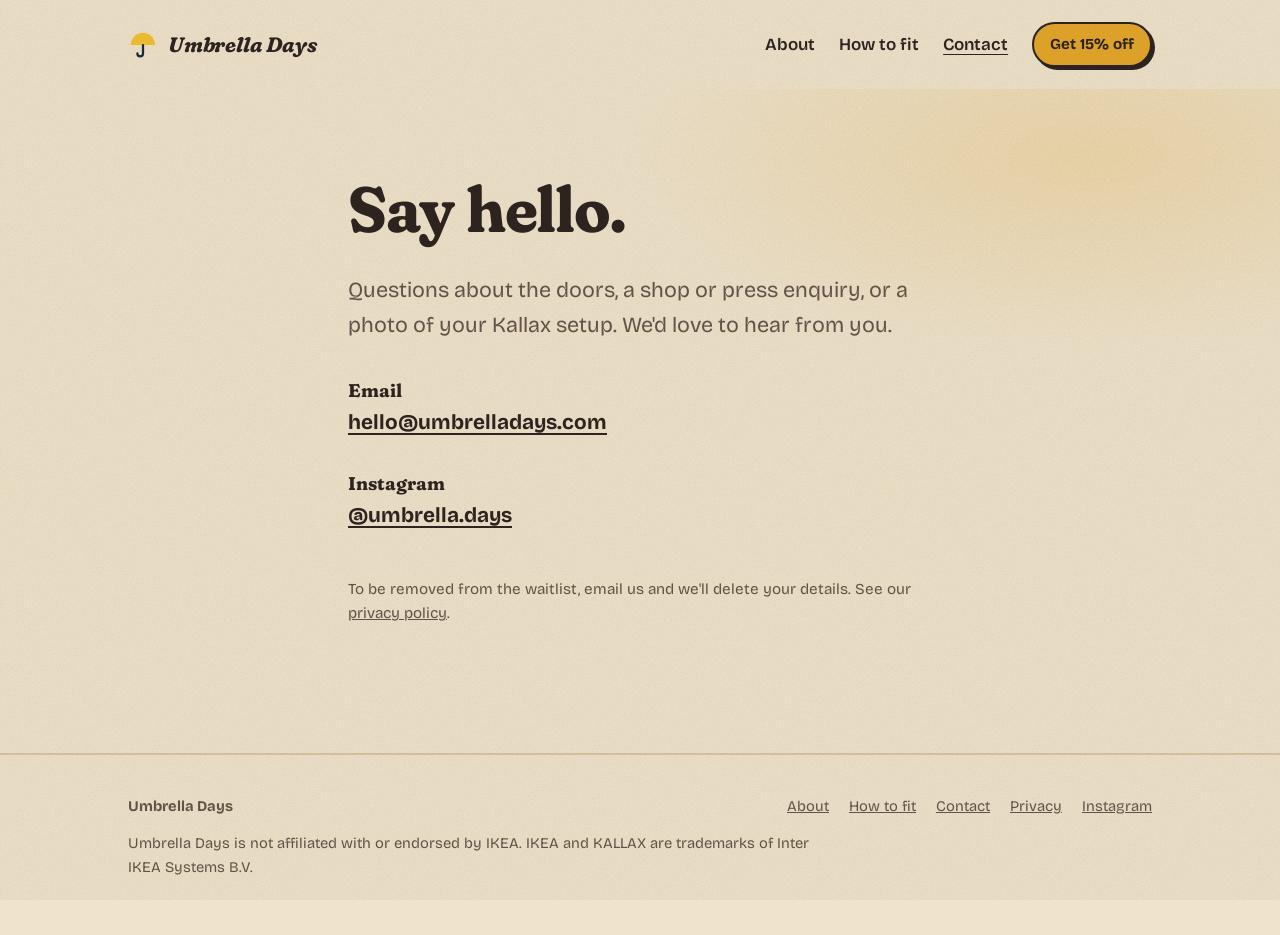
<file: contact/index.html>
<!doctype html>
<html lang="en-GB">
<head>
<meta charset="utf-8">
<meta name="viewport" content="width=device-width, initial-scale=1">
<title>Contact Umbrella Days</title>
<meta name="description" content="Get in touch with Umbrella Days, makers of record display doors for IKEA Kallax.">
<link rel="icon" href="data:image/svg+xml,%3Csvg xmlns='http://www.w3.org/2000/svg' viewBox='0 0 32 32'%3E%3Cpath d='M3 16a13 13 0 0 1 26 0z' fill='%23F2C230'/%3E%3Cpath d='M16 16v9a3 3 0 0 1-6 0' fill='none' stroke='%231F2A36' stroke-width='2.4' stroke-linecap='round'/%3E%3C/svg%3E">
<link rel="preconnect" href="https://fonts.googleapis.com">
<link rel="preconnect" href="https://fonts.gstatic.com" crossorigin>
<link href="https://fonts.googleapis.com/css2?family=Bricolage+Grotesque:opsz,wght@12..96,400..800&family=Fraunces:ital,opsz,wght,SOFT,WONK@0,9..144,400..900,0..100,0..1;1,9..144,400..900,0..100,0..1&display=swap" rel="stylesheet">
<link rel="stylesheet" href="/assets/site.css">
</head>
<body>
<header class="site">
  <div class="wrap">
    <a class="brand" href="/" aria-label="Umbrella Days home">
      <svg viewBox="0 0 32 32" aria-hidden="true"><path d="M3 16a13 13 0 0 1 26 0z" fill="#F2C230"/><path d="M16 16v9a3 3 0 0 1-6 0" fill="none" stroke="#1F2A36" stroke-width="2.4" stroke-linecap="round"/></svg>
      Umbrella Days
    </a>
    <nav class="site-nav" aria-label="Main">
      <a class="text-link" href="/about/">About</a>
      <a class="text-link hide-sm" href="/install/">How to fit</a>
      <a class="text-link hide-sm" href="/contact/" aria-current="page">Contact</a>
      <a class="btn btn-small" href="/#waitlist">Get 15% off</a>
    </nav>
  </div>
</header>

<main>
  <div class="wrap page">
    <h1>Say hello.</h1>
    <p class="lede">Questions about the doors, a shop or press enquiry, or a photo of your Kallax setup. We'd love to hear from you.</p>
    <ul class="contact-list">
      <li><strong>Email</strong><a href="mailto:hello@umbrelladays.com">hello@umbrelladays.com</a></li>
      <li><strong>Instagram</strong><a href="https://www.instagram.com/umbrella.days/" rel="noopener">@umbrella.days</a></li>
    </ul>
    <p class="muted" style="margin-top:2.5em">To be removed from the waitlist, email us and we'll delete your details. See our <a href="/privacy/">privacy policy</a>.</p>
  </div>
</main>

<footer>
  <div class="wrap">
    <div class="row">
      <strong>Umbrella Days</strong>
      <nav class="foot-links" aria-label="Footer">
        <a href="/about/">About</a>
        <a href="/install/">How to fit</a>
        <a href="/contact/">Contact</a>
        <a href="/privacy/">Privacy</a>
        <a href="https://www.instagram.com/umbrella.days/" rel="noopener">Instagram</a>
      </nav>
    </div>
    <p>Umbrella Days is not affiliated with or endorsed by IKEA. IKEA and KALLAX are trademarks of Inter IKEA Systems B.V.</p>
  </div>
</footer>
</body>
</html>
</file>
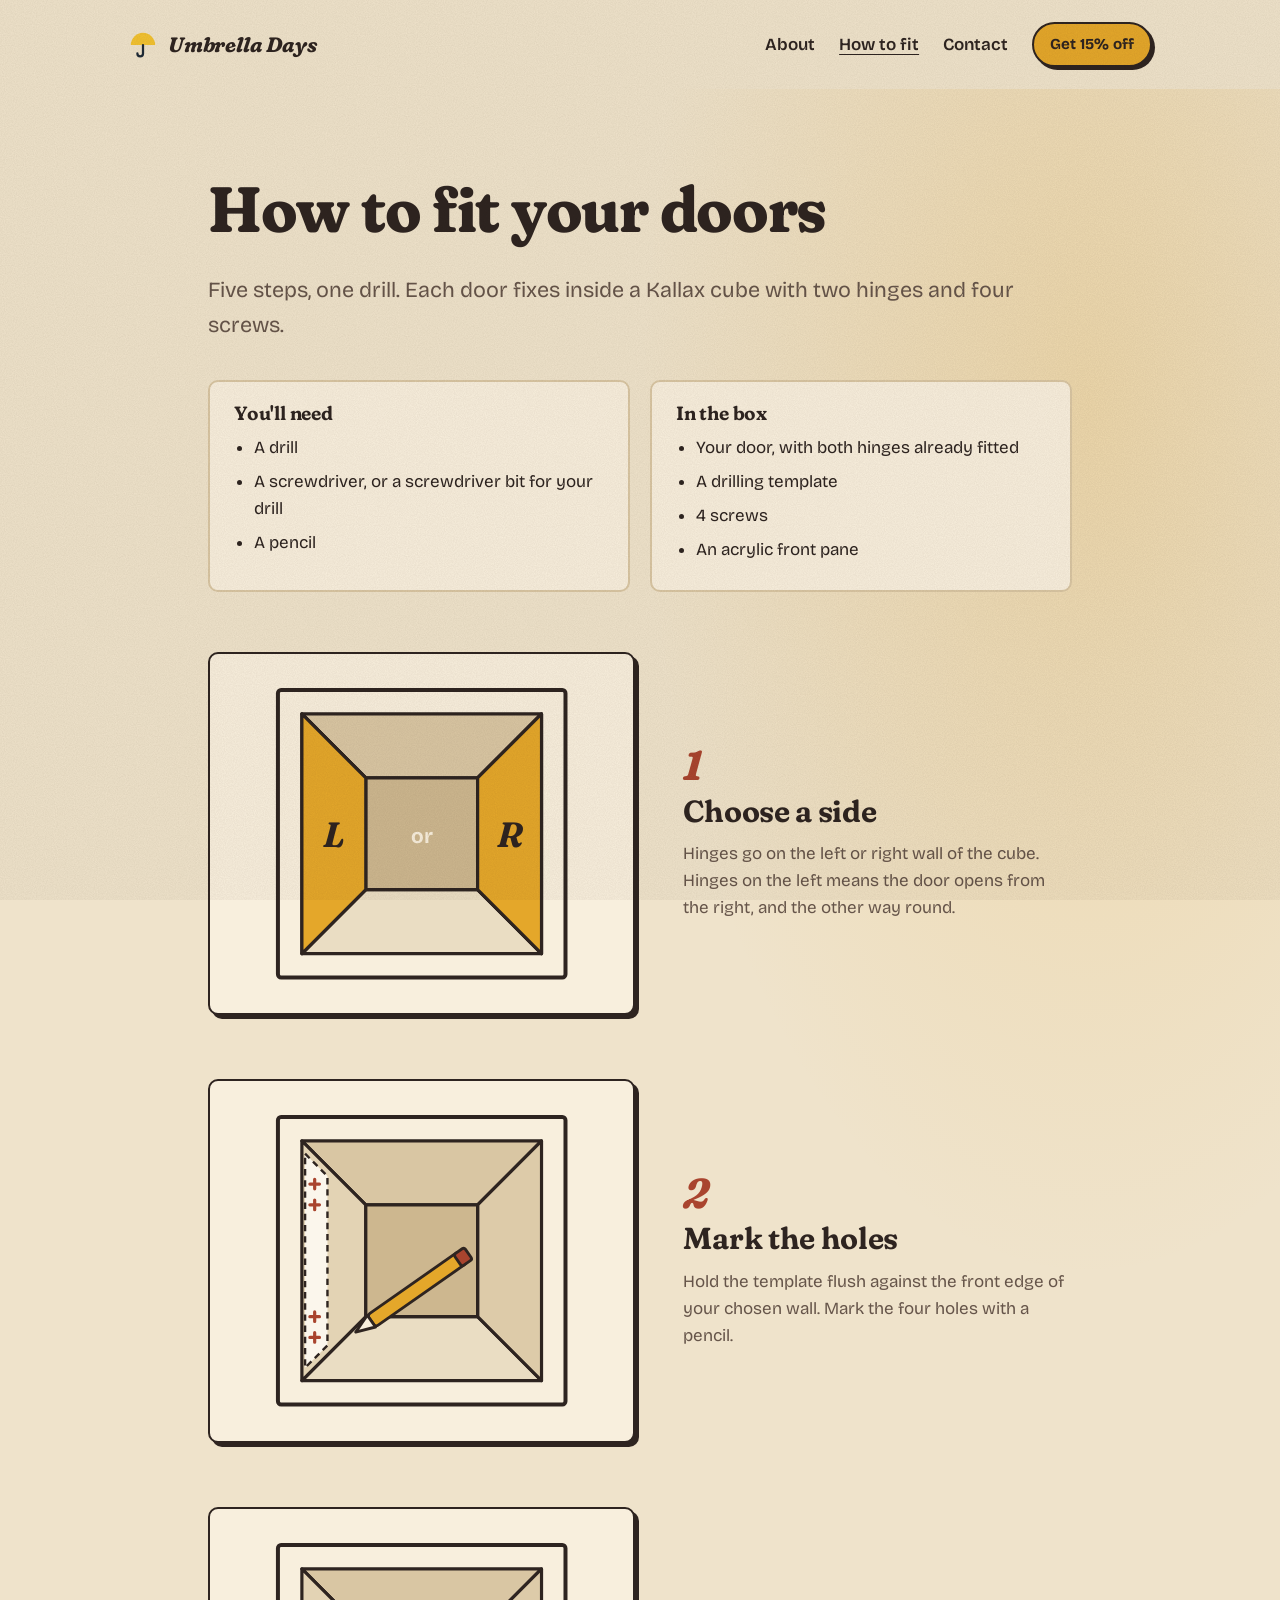
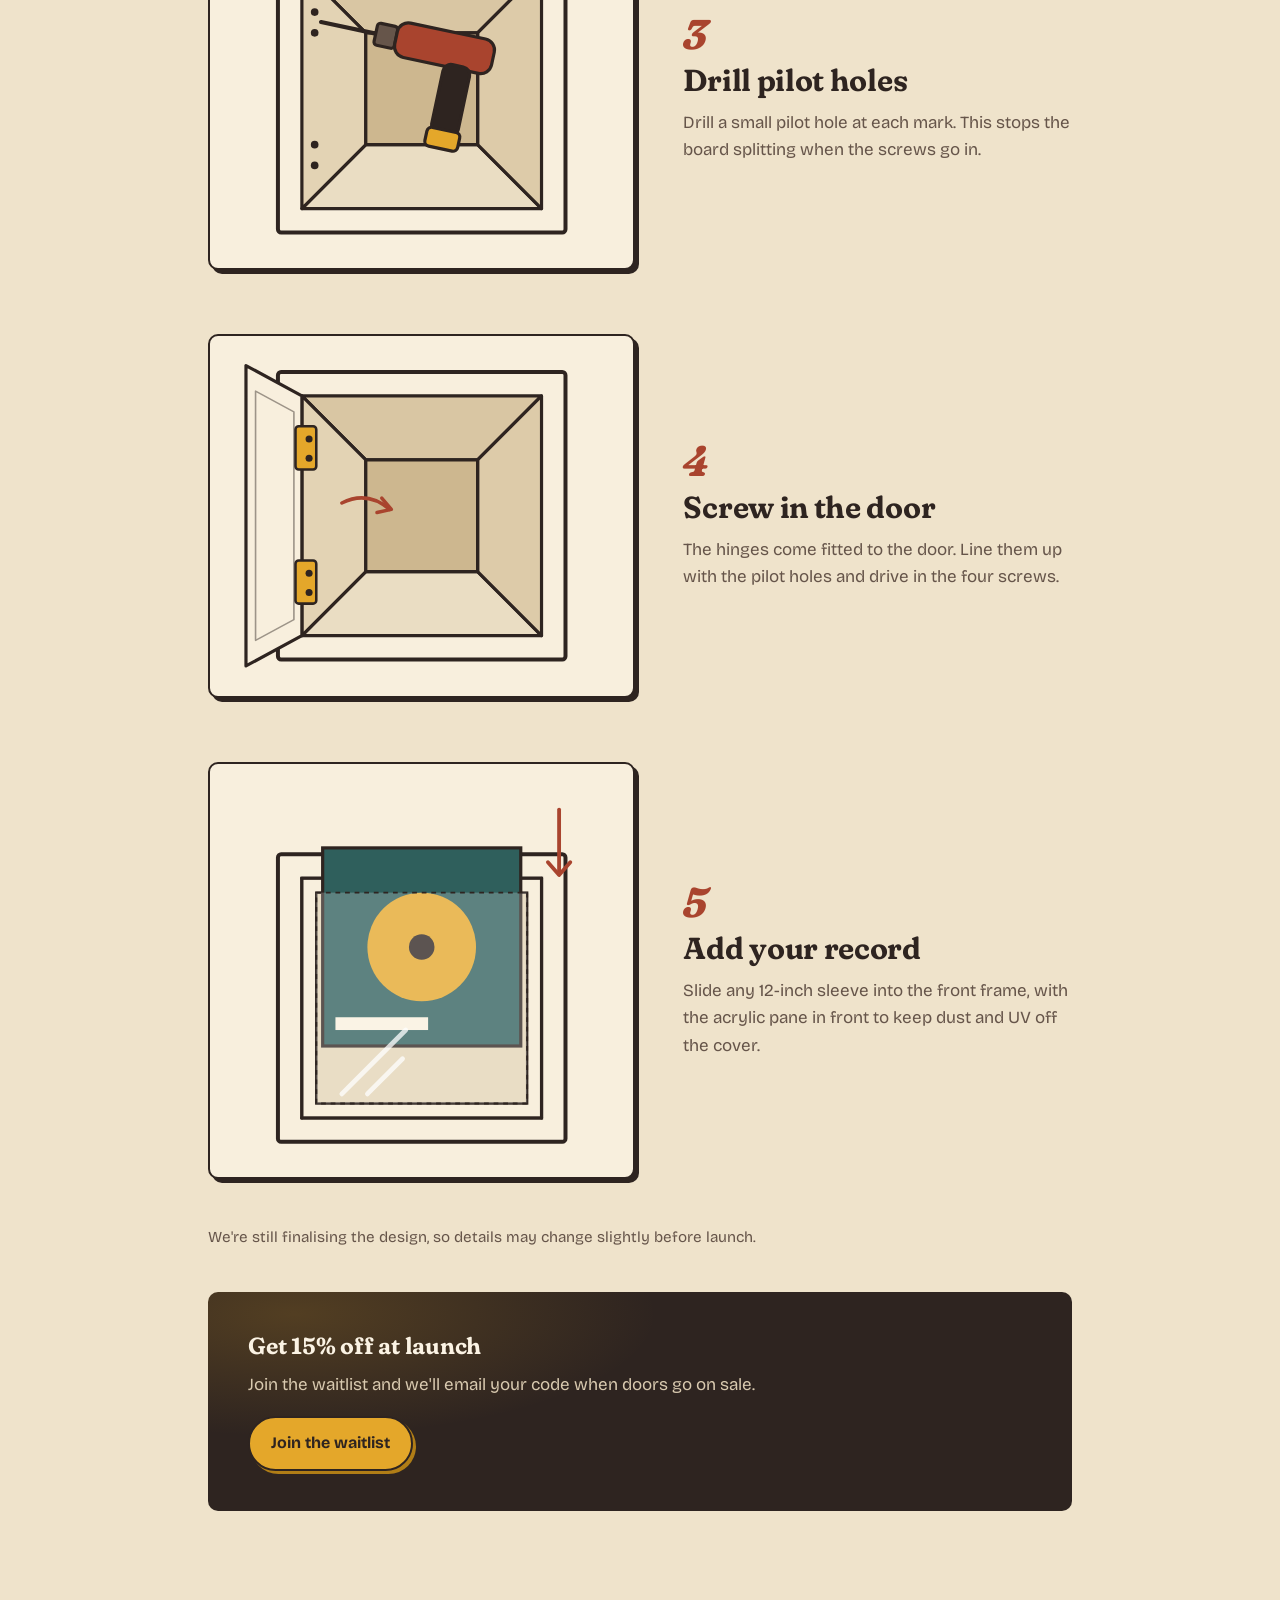
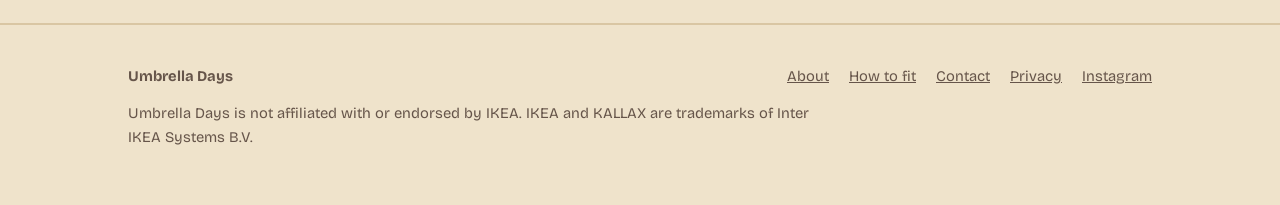
<file: install/index.html>
<!doctype html>
<html lang="en-GB">
<head>
<meta charset="utf-8">
<meta name="viewport" content="width=device-width, initial-scale=1">
<title>How to Fit Umbrella Days Doors</title>
<meta name="description" content="Step-by-step guide to fitting an Umbrella Days record door to an IKEA Kallax cube: two hinges, four screws and a drill.">
<link rel="icon" href="data:image/svg+xml,%3Csvg xmlns='http://www.w3.org/2000/svg' viewBox='0 0 32 32'%3E%3Cpath d='M3 16a13 13 0 0 1 26 0z' fill='%23F2C230'/%3E%3Cpath d='M16 16v9a3 3 0 0 1-6 0' fill='none' stroke='%231F2A36' stroke-width='2.4' stroke-linecap='round'/%3E%3C/svg%3E">
<link rel="preconnect" href="https://fonts.googleapis.com">
<link rel="preconnect" href="https://fonts.gstatic.com" crossorigin>
<link href="https://fonts.googleapis.com/css2?family=Bricolage+Grotesque:opsz,wght@12..96,400..800&family=Fraunces:ital,opsz,wght,SOFT,WONK@0,9..144,400..900,0..100,0..1;1,9..144,400..900,0..100,0..1&display=swap" rel="stylesheet">
<link rel="stylesheet" href="/assets/site.css">
</head>
<body>
<!-- Shared drawing: one Kallax cube seen from the front, walls in perspective -->
<svg width="0" height="0" style="position:absolute" aria-hidden="true">
  <symbol id="cube" viewBox="0 0 240 200">
    <g stroke="#2E2420" stroke-width="2" stroke-linejoin="round">
      <rect x="30" y="10" width="180" height="180" rx="2" fill="#F8EFDD" stroke-width="2.5"/>
      <polygon points="45,25 195,25 155,65 85,65" fill="#D9C6A3"/>
      <polygon points="45,175 195,175 155,135 85,135" fill="#EADDC3"/>
      <polygon points="45,25 85,65 85,135 45,175" fill="#E3D3B4"/>
      <polygon points="195,25 155,65 155,135 195,175" fill="#DDCBA9"/>
      <rect x="85" y="65" width="70" height="70" fill="#CDB78F"/>
    </g>
  </symbol>
</svg>

<header class="site">
  <div class="wrap">
    <a class="brand" href="/" aria-label="Umbrella Days home">
      <svg viewBox="0 0 32 32" aria-hidden="true"><path d="M3 16a13 13 0 0 1 26 0z" fill="#F2C230"/><path d="M16 16v9a3 3 0 0 1-6 0" fill="none" stroke="#1F2A36" stroke-width="2.4" stroke-linecap="round"/></svg>
      Umbrella Days
    </a>
    <nav class="site-nav" aria-label="Main">
      <a class="text-link" href="/about/">About</a>
      <a class="text-link hide-sm" href="/install/" aria-current="page">How to fit</a>
      <a class="text-link hide-sm" href="/contact/">Contact</a>
      <a class="btn btn-small" href="/#waitlist">Get 15% off</a>
    </nav>
  </div>
</header>

<main>
  <div class="wrap page page-wide">
    <h1>How to fit your doors</h1>
    <p class="lede">Five steps, one drill. Each door fixes inside a Kallax cube with two hinges and four screws.</p>

    <div class="guide-meta">
      <div class="kit">
        <h2>You'll need</h2>
        <ul>
          <li>A drill</li>
          <li>A screwdriver, or a screwdriver bit for your drill</li>
          <li>A pencil</li>
        </ul>
      </div>
      <div class="kit">
        <h2>In the box</h2>
        <ul>
          <li>Your door, with both hinges already fitted</li>
          <li>A drilling template</li>
          <li>4 screws</li>
          <li>An acrylic front pane</li>
        </ul>
      </div>
    </div>

    <ol class="guide">
      <li>
        <figure>
          <svg viewBox="0 0 240 200" role="img" aria-label="A Kallax cube with its left and right inner walls highlighted, marked L and R.">
            <use href="#cube"/>
            <g stroke="#2E2420" stroke-width="2" stroke-linejoin="round">
              <polygon points="45,25 85,65 85,135 45,175" fill="#E4A72A"/>
              <polygon points="195,25 155,65 155,135 195,175" fill="#E4A72A"/>
            </g>
            <text x="65" y="108" text-anchor="middle" font-family="Fraunces, Georgia, serif" font-style="italic" font-weight="700" font-size="22" fill="#2E2420">L</text>
            <text x="175" y="108" text-anchor="middle" font-family="Fraunces, Georgia, serif" font-style="italic" font-weight="700" font-size="22" fill="#2E2420">R</text>
            <text x="120" y="106" text-anchor="middle" font-family="Bricolage Grotesque, system-ui, sans-serif" font-weight="700" font-size="13" fill="#F8EFDD">or</text>
          </svg>
        </figure>
        <div>
          <h2>Choose a side</h2>
          <p>Hinges go on the left or right wall of the cube. Hinges on the left means the door opens from the right, and the other way round.</p>
        </div>
      </li>

      <li>
        <figure>
          <svg viewBox="0 0 240 200" role="img" aria-label="The paper drilling template held against the front edge of the left wall, with four hole positions marked.">
            <use href="#cube"/>
            <polygon points="47,33 61,47 61,153 47,167" fill="#FBF6EC" stroke="#2E2420" stroke-width="1.5" stroke-dasharray="4 3" stroke-linejoin="round"/>
            <g stroke="#A9442E" stroke-width="2" stroke-linecap="round">
              <path d="M50 52h6M53 49v6"/>
              <path d="M50 65h6M53 62v6"/>
              <path d="M50 135h6M53 132v6"/>
              <path d="M50 148h6M53 145v6"/>
            </g>
            <g transform="rotate(-35 120 120)">
              <rect x="84" y="112" width="70" height="9" rx="2" fill="#E4A72A" stroke="#2E2420" stroke-width="1.8"/>
              <polygon points="84,112 72,116.5 84,121" fill="#F8EFDD" stroke="#2E2420" stroke-width="1.8" stroke-linejoin="round"/>
              <rect x="150" y="112" width="8" height="9" rx="1.5" fill="#A9442E" stroke="#2E2420" stroke-width="1.8"/>
            </g>
          </svg>
        </figure>
        <div>
          <h2>Mark the holes</h2>
          <p>Hold the template flush against the front edge of your chosen wall. Mark the four holes with a pencil.</p>
        </div>
      </li>

      <li>
        <figure>
          <svg viewBox="0 0 240 200" role="img" aria-label="A drill making pilot holes at the four marks on the left wall.">
            <use href="#cube"/>
            <g fill="#2E2420">
              <circle cx="53" cy="52" r="2.4"/><circle cx="53" cy="65" r="2.4"/>
              <circle cx="53" cy="135" r="2.4"/><circle cx="53" cy="148" r="2.4"/>
            </g>
            <g transform="rotate(12 56 58)" stroke="#2E2420" stroke-linejoin="round">
              <line x1="57" y1="58" x2="92" y2="58" stroke-width="2.6" stroke-linecap="round"/>
              <rect x="92" y="51" width="13" height="14" rx="2" fill="#66554A" stroke-width="2"/>
              <rect x="105" y="47" width="62" height="22" rx="7" fill="#A9442E" stroke-width="2"/>
              <rect x="138" y="67" width="17" height="44" rx="5" fill="#2E2420" stroke-width="2"/>
              <rect x="136" y="108" width="21" height="12" rx="3" fill="#E4A72A" stroke-width="2"/>
            </g>
          </svg>
        </figure>
        <div>
          <h2>Drill pilot holes</h2>
          <p>Drill a small pilot hole at each mark. This stops the board splitting when the screws go in.</p>
        </div>
      </li>

      <li>
        <figure>
          <svg viewBox="0 0 240 200" role="img" aria-label="The door swung open, attached to the left wall by two hinges, each fixed with two screws.">
            <use href="#cube"/>
            <g stroke="#2E2420" stroke-linejoin="round">
              <polygon points="45,25 10,6 10,194 45,175" fill="#F8EFDD" stroke-width="2"/>
              <polygon points="40,35 16,22 16,178 40,165" fill="none" stroke-width="1" opacity=".45"/>
              <rect x="41" y="44" width="13" height="27" rx="2" fill="#E4A72A" stroke-width="1.6"/>
              <rect x="41" y="128" width="13" height="27" rx="2" fill="#E4A72A" stroke-width="1.6"/>
            </g>
            <g fill="#2E2420">
              <circle cx="49.5" cy="52" r="2.2"/><circle cx="49.5" cy="64" r="2.2"/>
              <circle cx="49.5" cy="136" r="2.2"/><circle cx="49.5" cy="148" r="2.2"/>
            </g>
            <path d="M70 92 q16 -8 30 4" fill="none" stroke="#A9442E" stroke-width="2.2" stroke-linecap="round"/>
            <path d="M95 89 l6 7 -9 2" fill="none" stroke="#A9442E" stroke-width="2.2" stroke-linecap="round" stroke-linejoin="round"/>
          </svg>
        </figure>
        <div>
          <h2>Screw in the door</h2>
          <p>The hinges come fitted to the door. Line them up with the pilot holes and drive in the four screws.</p>
        </div>
      </li>

      <li>
        <figure>
          <svg viewBox="0 -34 240 234" role="img" aria-label="The door closed, with a record sleeve sliding into the front frame and the clear acrylic pane in front of it.">
            <use href="#cube" x="0" y="0" width="240" height="200"/>
            <rect x="45" y="25" width="150" height="150" fill="#F8EFDD" stroke="#2E2420" stroke-width="2"/>
            <rect x="54" y="34" width="132" height="132" fill="#E3D3B4" stroke="#2E2420" stroke-width="1.5"/>
            <g>
              <rect x="58" y="6" width="124" height="124" fill="#2F5F5C" stroke="#2E2420" stroke-width="2"/>
              <circle cx="120" cy="68" r="34" fill="#E4A72A"/>
              <circle cx="120" cy="68" r="8" fill="#2E2420"/>
              <rect x="66" y="112" width="58" height="8" fill="#F8EFDD"/>
            </g>
            <path d="M206 -18 v40" stroke="#A9442E" stroke-width="2.4" stroke-linecap="round"/>
            <path d="M199 15 l7 8 7 -8" fill="none" stroke="#A9442E" stroke-width="2.4" stroke-linecap="round" stroke-linejoin="round"/>
            <rect x="54" y="34" width="132" height="132" fill="#FFFFFF" fill-opacity=".22" stroke="#2E2420" stroke-width="1.2" stroke-dasharray="3 3"/>
            <path d="M70 160 l40 -40 M86 160 l22 -22" stroke="#FFFFFF" stroke-width="3" stroke-linecap="round" opacity=".75"/>
          </svg>
        </figure>
        <div>
          <h2>Add your record</h2>
          <p>Slide any 12-inch sleeve into the front frame, with the acrylic pane in front to keep dust and UV off the cover.</p>
        </div>
      </li>
    </ol>

    <p class="muted" style="margin-top:3em">We're still finalising the design, so details may change slightly before launch.</p>

    <div class="cta-band">
      <h2>Get 15% off at launch</h2>
      <p>Join the waitlist and we'll email your code when doors go on sale.</p>
      <a class="btn" href="/#waitlist">Join the waitlist</a>
    </div>
  </div>
</main>

<footer>
  <div class="wrap">
    <div class="row">
      <strong>Umbrella Days</strong>
      <nav class="foot-links" aria-label="Footer">
        <a href="/about/">About</a>
        <a href="/install/">How to fit</a>
        <a href="/contact/">Contact</a>
        <a href="/privacy/">Privacy</a>
        <a href="https://www.instagram.com/umbrella.days/" rel="noopener">Instagram</a>
      </nav>
    </div>
    <p>Umbrella Days is not affiliated with or endorsed by IKEA. IKEA and KALLAX are trademarks of Inter IKEA Systems B.V.</p>
  </div>
</footer>
</body>
</html>
</file>
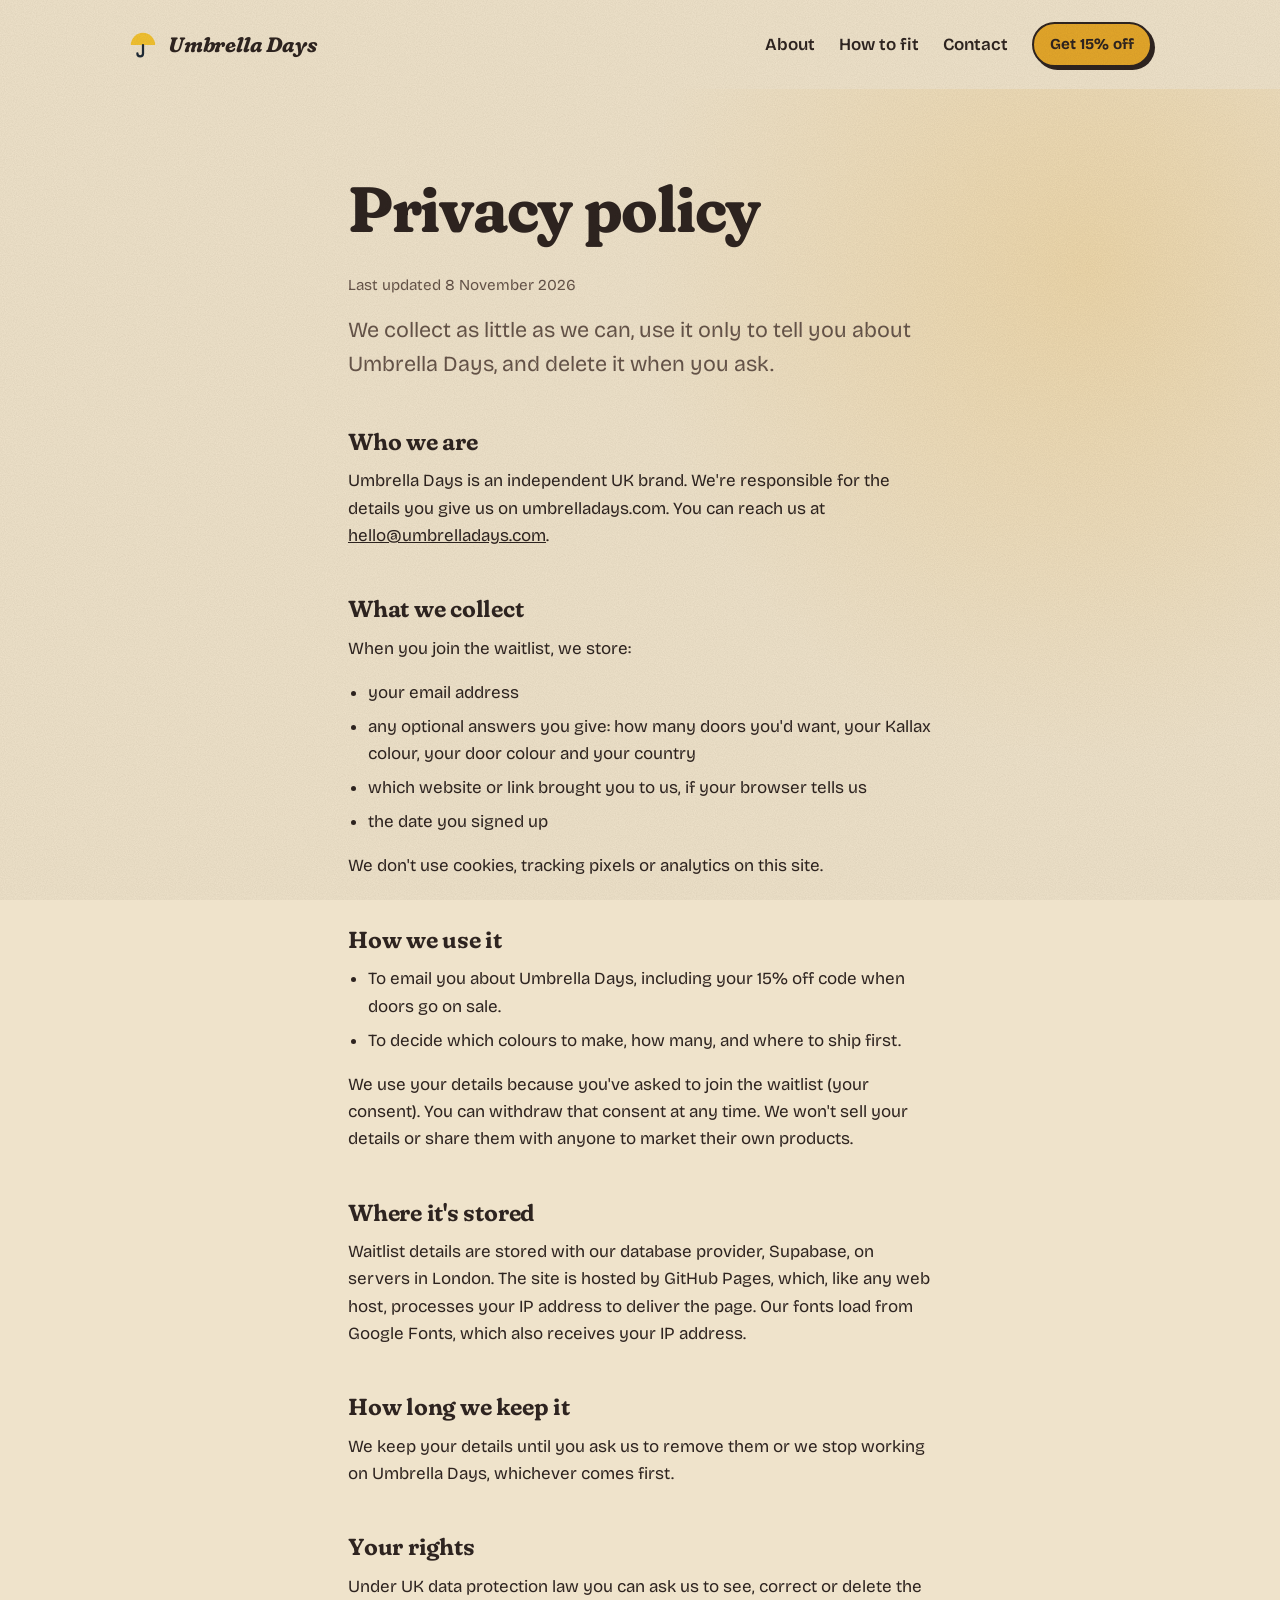
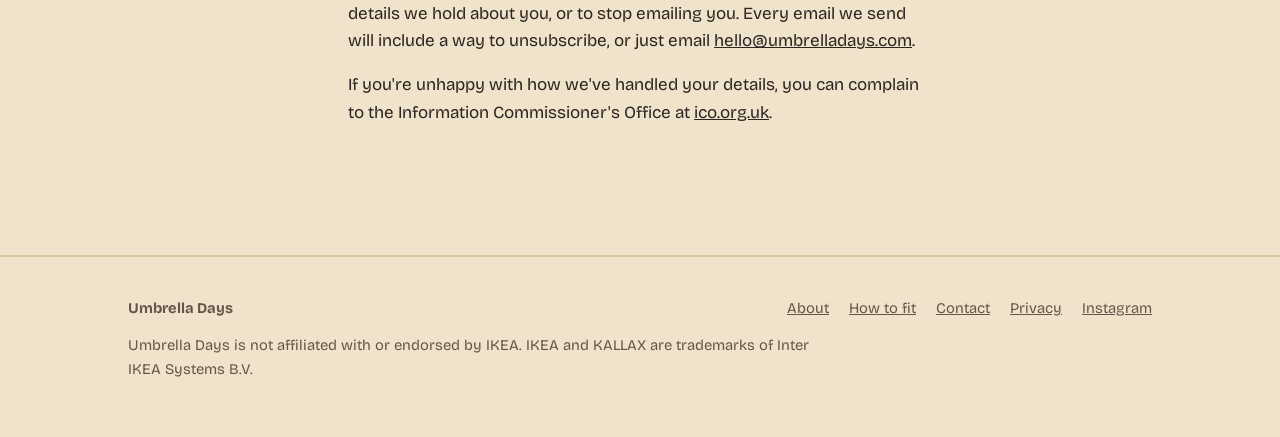
<file: privacy/index.html>
<!doctype html>
<html lang="en-GB">
<head>
<meta charset="utf-8">
<meta name="viewport" content="width=device-width, initial-scale=1">
<title>Umbrella Days Privacy Policy</title>
<meta name="description" content="How Umbrella Days collects, uses and stores your details when you join the waitlist.">
<link rel="icon" href="data:image/svg+xml,%3Csvg xmlns='http://www.w3.org/2000/svg' viewBox='0 0 32 32'%3E%3Cpath d='M3 16a13 13 0 0 1 26 0z' fill='%23F2C230'/%3E%3Cpath d='M16 16v9a3 3 0 0 1-6 0' fill='none' stroke='%231F2A36' stroke-width='2.4' stroke-linecap='round'/%3E%3C/svg%3E">
<link rel="preconnect" href="https://fonts.googleapis.com">
<link rel="preconnect" href="https://fonts.gstatic.com" crossorigin>
<link href="https://fonts.googleapis.com/css2?family=Bricolage+Grotesque:opsz,wght@12..96,400..800&family=Fraunces:ital,opsz,wght,SOFT,WONK@0,9..144,400..900,0..100,0..1;1,9..144,400..900,0..100,0..1&display=swap" rel="stylesheet">
<link rel="stylesheet" href="/assets/site.css">
</head>
<body>
<header class="site">
  <div class="wrap">
    <a class="brand" href="/" aria-label="Umbrella Days home">
      <svg viewBox="0 0 32 32" aria-hidden="true"><path d="M3 16a13 13 0 0 1 26 0z" fill="#F2C230"/><path d="M16 16v9a3 3 0 0 1-6 0" fill="none" stroke="#1F2A36" stroke-width="2.4" stroke-linecap="round"/></svg>
      Umbrella Days
    </a>
    <nav class="site-nav" aria-label="Main">
      <a class="text-link" href="/about/">About</a>
      <a class="text-link hide-sm" href="/install/">How to fit</a>
      <a class="text-link hide-sm" href="/contact/">Contact</a>
      <a class="btn btn-small" href="/#waitlist">Get 15% off</a>
    </nav>
  </div>
</header>

<main>
  <div class="wrap page">
    <h1>Privacy policy</h1>
    <p class="muted">Last updated 8 November 2026</p>
    <p class="lede">We collect as little as we can, use it only to tell you about Umbrella Days, and delete it when you ask.</p>

    <h2>Who we are</h2>
    <p>Umbrella Days is an independent UK brand. We're responsible for the details you give us on umbrelladays.com. You can reach us at <a href="mailto:hello@umbrelladays.com">hello@umbrelladays.com</a>.</p>

    <h2>What we collect</h2>
    <p>When you join the waitlist, we store:</p>
    <ul>
      <li>your email address</li>
      <li>any optional answers you give: how many doors you'd want, your Kallax colour, your door colour and your country</li>
      <li>which website or link brought you to us, if your browser tells us</li>
      <li>the date you signed up</li>
    </ul>
    <p>We don't use cookies, tracking pixels or analytics on this site.</p>

    <h2>How we use it</h2>
    <ul>
      <li>To email you about Umbrella Days, including your 15% off code when doors go on sale.</li>
      <li>To decide which colours to make, how many, and where to ship first.</li>
    </ul>
    <p>We use your details because you've asked to join the waitlist (your consent). You can withdraw that consent at any time. We won't sell your details or share them with anyone to market their own products.</p>

    <h2>Where it's stored</h2>
    <p>Waitlist details are stored with our database provider, Supabase, on servers in London. The site is hosted by GitHub Pages, which, like any web host, processes your IP address to deliver the page. Our fonts load from Google Fonts, which also receives your IP address.</p>

    <h2>How long we keep it</h2>
    <p>We keep your details until you ask us to remove them or we stop working on Umbrella Days, whichever comes first.</p>

    <h2>Your rights</h2>
    <p>Under UK data protection law you can ask us to see, correct or delete the details we hold about you, or to stop emailing you. Every email we send will include a way to unsubscribe, or just email <a href="mailto:hello@umbrelladays.com">hello@umbrelladays.com</a>.</p>
    <p>If you're unhappy with how we've handled your details, you can complain to the Information Commissioner's Office at <a href="https://ico.org.uk" rel="noopener">ico.org.uk</a>.</p>
  </div>
</main>

<footer>
  <div class="wrap">
    <div class="row">
      <strong>Umbrella Days</strong>
      <nav class="foot-links" aria-label="Footer">
        <a href="/about/">About</a>
        <a href="/install/">How to fit</a>
        <a href="/contact/">Contact</a>
        <a href="/privacy/">Privacy</a>
        <a href="https://www.instagram.com/umbrella.days/" rel="noopener">Instagram</a>
      </nav>
    </div>
    <p>Umbrella Days is not affiliated with or endorsed by IKEA. IKEA and KALLAX are trademarks of Inter IKEA Systems B.V.</p>
  </div>
</footer>
</body>
</html>
</file>
<file: assets/site.css>
/* Shared styles for the Umbrella Days sub-pages (About, Contact, Privacy).
   Tokens match the landing page. */
:root {
  --rain: #EFE3CB;
  --rain-deep: #D9C6A3;
  --ink: #2E2420;
  --ink-soft: #66554A;
  --kallax: #F8EFDD;
  --cream: #F8EFDD;
  --night: #2E2420;
  --brick: #A9442E;
  --yellow: #E4A72A;
  --yellow-deep: #B07D16;
  --teal: #2F5F5C;
  --radius: 6px;
  --gutter: clamp(16px, 4vw, 48px);
}
* { box-sizing: border-box; }
body {
  margin: 0;
  background: var(--rain);
  color: var(--ink);
  font-family: "Bricolage Grotesque", system-ui, sans-serif;
  font-optical-sizing: auto;
  font-size: 1.0625rem;
  line-height: 1.6;
  -webkit-font-smoothing: antialiased;
}
a { color: inherit; }
:focus-visible { outline: 3px solid var(--ink); outline-offset: 3px; }
.wrap { max-width: 1120px; margin: 0 auto; padding: 0 var(--gutter); }

header.site { padding: 22px 0; }
header.site .wrap { display: flex; align-items: center; justify-content: space-between; gap: 16px; }
.brand { display: flex; align-items: center; gap: 10px; font-weight: 700; font-size: 1.2rem; text-decoration: none; letter-spacing: -0.01em; }
.brand svg { width: 30px; height: 30px; }
.site-nav { display: flex; align-items: center; gap: clamp(14px, 2.5vw, 24px); }
.site-nav .text-link { font-weight: 600; text-decoration: none; }
.site-nav .text-link:hover, .site-nav .text-link[aria-current="page"] { text-decoration: underline; text-underline-offset: 4px; }
.btn {
  display: inline-block; border: 0; cursor: pointer;
  background: var(--yellow); color: var(--ink);
  font: inherit; font-weight: 700; font-size: 1rem;
  padding: 0.8em 1.3em; border-radius: 999px; text-decoration: none;
  box-shadow: 0 2px 0 var(--yellow-deep);
  transition: transform .12s ease, box-shadow .12s ease;
}
.btn:hover { transform: translateY(-1px); box-shadow: 0 3px 0 var(--yellow-deep); }
.btn-small { padding: .55em 1.05em; font-size: .95rem; }

main { padding: clamp(32px, 7vw, 88px) 0 clamp(56px, 9vw, 112px); }
.page { max-width: 680px; }
h1 { font-size: clamp(2.4rem, 5.4vw, 4rem); line-height: 1; letter-spacing: -0.035em; font-weight: 800; margin: 0 0 .5em; }
h2 { font-size: 1.45rem; letter-spacing: -0.015em; line-height: 1.2; margin: 2em 0 .5em; }
p, ul { margin: 0 0 1em; }
ul { padding-left: 1.2em; }
li { margin-bottom: .4em; }
.lede { font-size: clamp(1.15rem, 1.8vw, 1.35rem); color: var(--ink-soft); }
.muted { color: var(--ink-soft); font-size: .95rem; }

.cta-band { background: var(--ink); color: var(--kallax); border-radius: 10px; padding: clamp(24px, 4vw, 40px); margin-top: 2.5em; }
.cta-band h2 { color: #fff; margin-top: 0; }
.cta-band p { color: #B9C4CF; }

.contact-list { list-style: none; padding: 0; margin: 2em 0 0; display: grid; gap: 1.4em; }
.contact-list strong { display: block; font-size: 1.15rem; }
.contact-list a { font-size: 1.3rem; font-weight: 700; text-underline-offset: 4px; }

footer { padding: 40px 0 56px; font-size: .92rem; color: var(--ink-soft); border-top: 2px solid var(--rain-deep); }
footer .wrap { display: grid; gap: 14px; }
footer .row { display: flex; flex-wrap: wrap; justify-content: space-between; gap: 12px; }
.foot-links { display: flex; flex-wrap: wrap; gap: 8px 20px; }
footer p { margin: 0; max-width: 70ch; }

.brand, .site-nav a { white-space: nowrap; }
@media (max-width: 520px) {
  .site-nav .text-link.hide-sm { display: none; }
  .site-nav { gap: 14px; }
  .brand { font-size: 1.08rem; }
}
@media (prefers-reduced-motion: reduce) { .btn { transition: none; } }

/* ---------- Cosy retro theme ---------- */
body::after {
  content: ""; position: fixed; inset: 0; pointer-events: none; z-index: 100;
  background-image: url("data:image/svg+xml;utf8,<svg xmlns='http://www.w3.org/2000/svg' width='220' height='220'><filter id='n'><feTurbulence type='fractalNoise' baseFrequency='.9' numOctaves='3' stitchTiles='stitch'/><feColorMatrix values='0 0 0 0 .18 0 0 0 0 .13 0 0 0 0 .09 0 0 0 .6 0'/></filter><rect width='100%' height='100%' filter='url(%23n)'/></svg>");
  opacity: .2; mix-blend-mode: multiply;
}
h1, h2, .brand, .contact-list strong {
  font-family: "Fraunces", Georgia, serif;
  font-variation-settings: "SOFT" 100, "WONK" 1;
}
h1 { font-weight: 700; letter-spacing: -0.02em; line-height: 1; }
h2 { font-weight: 650; letter-spacing: -0.01em; }
.brand { font-style: italic; font-weight: 700; font-size: 1.3rem; }
main { background: radial-gradient(ellipse 50% 40% at 85% 10%, rgba(228,167,42,.2), transparent 70%); }
.btn { border: 2px solid var(--ink); box-shadow: 3px 3px 0 var(--ink); }
.btn:hover { transform: translate(-1px, -1px); box-shadow: 4px 4px 0 var(--ink); }
.cta-band { background: radial-gradient(ellipse 60% 80% at 10% 10%, rgba(228,167,42,.2), transparent 70%), var(--night); color: var(--cream); }
.cta-band h2 { color: #FBF3E4; }
.cta-band p { color: #D8C9AF; }
.cta-band .btn { box-shadow: 3px 3px 0 var(--yellow-deep); }

/* ---------- Fitting guide ---------- */
.page-wide { max-width: 960px; }
.guide-meta { display: grid; grid-template-columns: 1fr 1fr; gap: 20px; margin: 2.2em 0 0; }
.kit { background: var(--cream); border: 2px solid var(--rain-deep); border-radius: 10px; padding: 20px 24px; }
.kit h2 { margin: 0 0 .5em; font-size: 1.2rem; }
.kit ul { margin: 0; }
.guide { list-style: none; padding: 0; margin: 3.5em 0 0; counter-reset: s; display: grid; gap: clamp(40px, 6vw, 64px); }
.guide li { counter-increment: s; display: grid; grid-template-columns: minmax(0, 1.1fr) minmax(0, 1fr); gap: clamp(20px, 4vw, 48px); align-items: center; margin: 0; }
.guide figure { margin: 0; background: var(--cream); border: 2px solid var(--ink); border-radius: 10px; padding: clamp(12px, 2vw, 20px); box-shadow: 4px 4px 0 var(--ink); }
.guide svg { display: block; width: 100%; height: auto; }
.guide h2 { margin: 0 0 .35em; font-size: clamp(1.5rem, 2.6vw, 1.9rem); }
.guide h2::before {
  content: counter(s); display: block; margin-bottom: .15em;
  font-family: "Fraunces", Georgia, serif; font-variation-settings: "SOFT" 100, "WONK" 1;
  font-style: italic; font-weight: 700; font-size: 2.6rem; line-height: 1; color: var(--brick);
}
.guide p { color: var(--ink-soft); max-width: 36ch; margin: 0; }
@media (max-width: 760px) {
  .guide li, .guide-meta { grid-template-columns: 1fr; }
}
</file>
